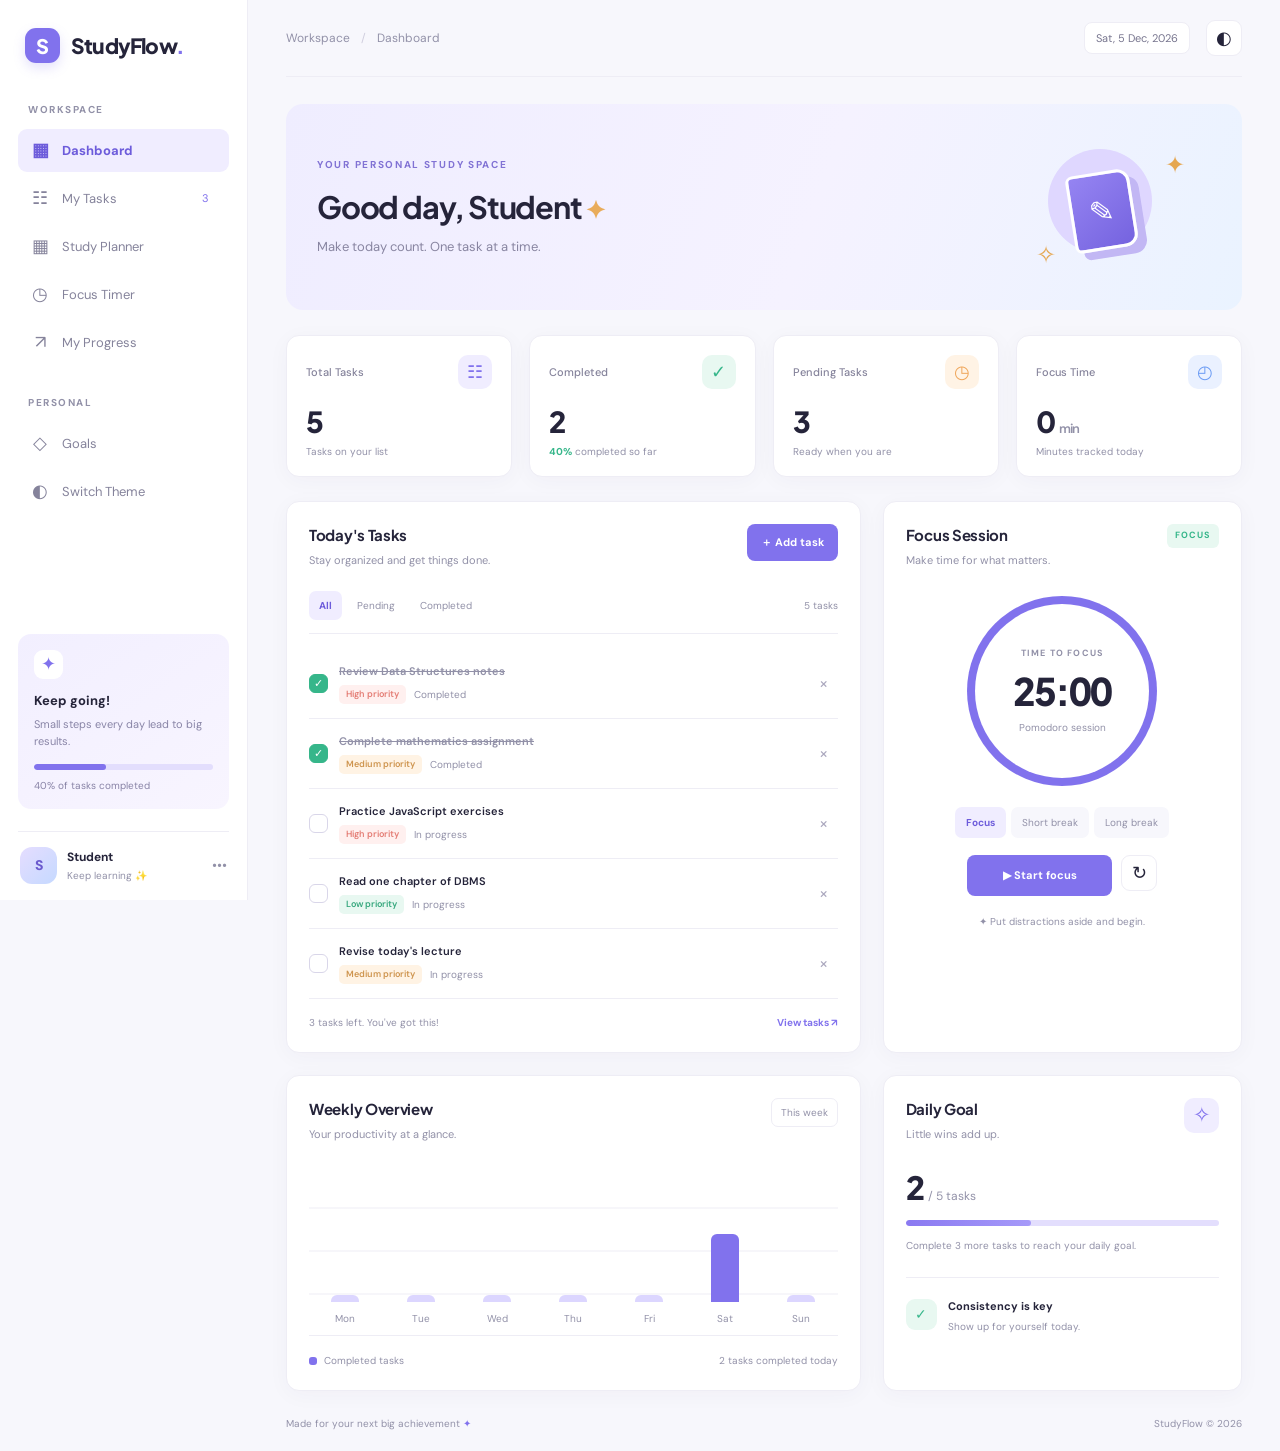
<file: index.html>
<!DOCTYPE html>
<html lang="en">
<head>
  <meta charset="UTF-8">
  <meta name="viewport" content="width=device-width, initial-scale=1.0">
  <meta name="theme-color" content="#f7f7fc">
  <title>StudyFlow | Student Productivity</title>
  <link rel="stylesheet" href="style.css">
  <script src="script.js" defer></script>
</head>
<body>
  <div class="app">

    <aside class="sidebar" id="sidebar">
      <a href="#dashboard" class="brand">
        <span class="brand-icon">S</span>
        <span>StudyFlow<span class="brand-dot">.</span></span>
      </a>

      <div class="nav-label">WORKSPACE</div>
      <nav class="navigation">
        <a href="#dashboard" class="nav-link active">
          <span>▦</span> Dashboard
        </a>
        <a href="#tasks" class="nav-link">
          <span>☷</span> My Tasks
          <span class="nav-count" id="navTaskCount">5</span>
        </a>
        <a href="/planner.html" class="nav-link">
          <span>▦</span> Study Planner
        </a>
        <a href="#focus" class="nav-link">
          <span>◷</span> Focus Timer
        </a>
        <a href="/progress.html" class="nav-link">
          <span>↗</span> My Progress
        </a>
      </nav>

      <div class="nav-label second-label">PERSONAL</div>
      <nav class="navigation">
        <a href="goal.html" class="nav-link">
          <span>◇</span> Goals
        </a>
        <button class="nav-link" id="themeToggle">
          <span>◐</span> Switch Theme
        </button>
      </nav>

      <div class="sidebar-bottom">
        <div class="mini-card">
          <div class="mini-icon">✦</div>
          <strong>Keep going!</strong>
          <p>Small steps every day lead to big results.</p>
          <div class="mini-progress">
            <span id="sidebarProgress"></span>
          </div>
          <small id="sidebarProgressText">0% of tasks completed</small>
        </div>

       
<a href="profile.html" class="profile-link">
  <div class="profile">
    <div class="avatar">S</div>
    <div class="profile-info">
      <strong>Student</strong>
      <small>Keep learning ✨</small>
    </div>
    <span class="profile-menu">•••</span>
  </div>
</a>

      </div>
    </aside>

    <main class="main-content" id="dashboard">
      <header class="topbar">
        <button class="mobile-menu" id="menuToggle" aria-label="Toggle navigation">☰</button>
        <div class="breadcrumb">Workspace <span>/</span> Dashboard</div>
        <div class="topbar-right">
          <span class="today-pill" id="todayDate">Today</span>
          <button class="icon-button" id="topThemeToggle" aria-label="Switch theme">◐</button>
      </header>

      <section class="welcome-section">
        <div>
          <p class="eyebrow">YOUR PERSONAL STUDY SPACE</p>
          <h1>Good day, Student <span class="wave">✦</span></h1>
          <p class="welcome-text">Make today count. One task at a time.</p>
        </div>
        <div class="welcome-art" aria-hidden="true">
          <div class="art-sun"></div>
          <div class="art-book">✎</div>
          <div class="art-star star-one">✦</div>
          <div class="art-star star-two">✧</div>
        </div>
      </section>

      <section class="stats-grid" aria-label="Study statistics">
        <article class="stat-card">
          <div class="stat-top">
            <span class="stat-label">Total Tasks</span>
            <span class="stat-icon purple">☷</span>
          </div>
          <div class="stat-value" id="totalTasks">5</div>
          <p class="stat-note">Tasks on your list</p>
        </article>

        <article class="stat-card">
          <div class="stat-top">
            <span class="stat-label">Completed</span>
            <span class="stat-icon green">✓</span>
          </div>
          <div class="stat-value" id="completedTasks">2</div>
          <p class="stat-note"><span class="positive" id="completionRate">40%</span> completed so far</p>
        </article>

        <article class="stat-card">
          <div class="stat-top">
            <span class="stat-label">Pending Tasks</span>
            <span class="stat-icon orange">◷</span>
          </div>
          <div class="stat-value" id="pendingTasks">3</div>
          <p class="stat-note">Ready when you are</p>
        </article>

        <article class="stat-card">
          <div class="stat-top">
            <span class="stat-label">Focus Time</span>
            <span class="stat-icon blue">◴</span>
          </div>
          <div class="stat-value" id="focusHours">0 <small>min</small></div>
          <p class="stat-note">Minutes tracked today</p>
        </article>
      </section>

      <section class="content-grid">
        <article class="panel tasks-panel" id="tasks">
          <div class="panel-heading">
            <div>
              <h2>Today's Tasks</h2>
              <p>Stay organized and get things done.</p>
            </div>
            <button class="primary-button" id="addTaskButton">＋ Add task</button>
          </div>

          <div class="task-toolbar">
            <div class="task-filters" id="taskFilters">
              <button class="filter active" data-filter="all">All</button>
              <button class="filter" data-filter="pending">Pending</button>
              <button class="filter" data-filter="completed">Completed</button>
            </div>
            <span class="task-total" id="taskListCount">5 tasks</span>
          </div>

          <form class="add-task-form" id="taskForm" hidden>
            <input id="taskInput" type="text" maxlength="100"
              placeholder="What do you need to study?" required>
            <select id="taskPriority" aria-label="Task priority">
              <option value="Medium">Medium</option>
              <option value="High">High</option>
              <option value="Low">Low</option>
            </select>
            <button type="submit" class="primary-button">Add</button>
          </form>

          <div class="task-list" id="taskList"></div>
          <div class="empty-state" id="emptyState" hidden>
            <span>✦</span>
            <strong>No tasks here yet</strong>
            <p>Add a task or choose another filter.</p>
          </div>
          <div class="panel-footer">
            <span id="taskFooter">Keep making progress!</span>
            <a href="#tasks" id="viewAllTasks">View tasks ↗</a>
          </div>
        </article>

        <article class="panel focus-panel" id="focus">
          <div class="panel-heading">
            <div>
              <h2>Focus Session</h2>
              <p>Make time for what matters.</p>
            </div>
            <span class="focus-badge">FOCUS</span>
          </div>

          <div class="timer-area">
            <div class="timer-ring" id="timerRing">
              <div class="timer-inner">
                <span class="timer-caption" id="timerCaption">TIME TO FOCUS</span>
                <div class="timer-value" id="timerDisplay">25:00</div>
                <span class="timer-subtitle" id="timerSubtitle">Pomodoro session</span>
              </div>
            </div>
          </div>

          <div class="timer-modes">
            <button class="mode-button active" data-minutes="25">Focus</button>
            <button class="mode-button" data-minutes="5">Short break</button>
            <button class="mode-button" data-minutes="15">Long break</button>
          </div>

          <div class="timer-controls">
            <button class="primary-button timer-start" id="timerStart">▶ Start focus</button>
            <button class="reset-button" id="timerReset" aria-label="Reset timer">↻</button>
          </div>
          <p class="timer-tip">✦ Put distractions aside and begin.</p>
        </article>
      </section>

      <section class="bottom-grid">
        <article class="panel progress-panel" id="progress">
          <div class="panel-heading">
            <div>
              <h2>Weekly Overview</h2>
              <p>Your productivity at a glance.</p>
            </div>
            <span class="chart-label">This week</span>
          </div>
          <div class="chart" id="weeklyChart" aria-label="Weekly task completion chart"></div>
          <div class="chart-legend">
            <span><i></i> Completed tasks</span>
            <span id="weeklySummary">Keep building your streak!</span>
          </div>
        </article>

        <article class="panel goals-panel" id="goals">
          <div class="panel-heading">
            <div>
              <h2>Daily Goal</h2>
              <p>Little wins add up.</p>
            </div>
            <span class="goal-icon">✧</span>
          </div>

          <div class="goal-number">
            <strong id="goalCompleted">0</strong>
            <span>/ <span id="goalTarget">5</span> tasks</span>
          </div>
          <div class="goal-track">
            <div class="goal-fill" id="goalFill"></div>
          </div>
          <p class="goal-message" id="goalMessage">Complete 5 tasks to reach your daily goal.</p>

          <div class="goal-divider"></div>
          <div class="goal-bottom">
            <span class="goal-check">✓</span>
            <div>
              <strong>Consistency is key</strong>
              <p>Show up for yourself today.</p>
            </div>
          </div>
        </article>
      </section>

      <footer class="page-footer">
        <span>Made for your next big achievement <span>✦</span></span>
        <span>StudyFlow © <span id="footerYear"></span></span>
      </footer>
    </main>
  </div>
</body>
</html>
</file>
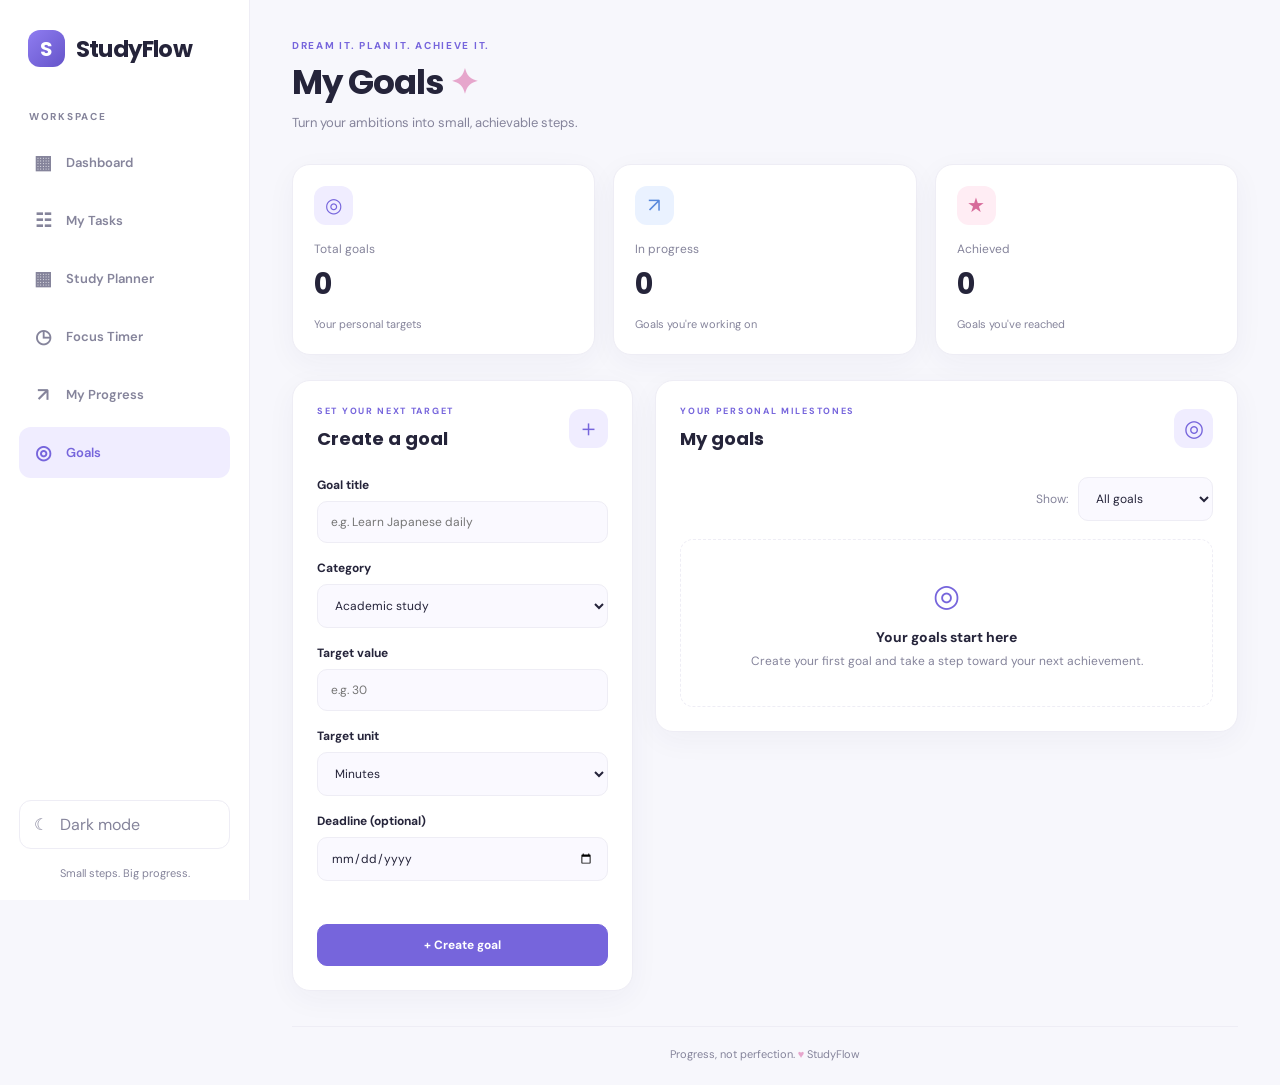
<file: goal.html>
<!DOCTYPE html>
<html lang="en">
<head>
    <meta charset="UTF-8">
    <meta name="viewport" content="width=device-width, initial-scale=1.0">
    <title>My Goals | StudyFlow</title>
    <link rel="stylesheet" href="goal.css">
    <script src="goal.js" defer></script>
</head>
<body>
    <div class="app-container">
        <aside class="sidebar">
            <a href="index.html" class="brand">
                <span class="brand-icon">S</span>
                <span>StudyFlow</span>
            </a>

            <p class="nav-heading">WORKSPACE</p>

            <nav class="sidebar-nav">
                <a href="index.html" class="nav-link">
                    <span>▦</span> Dashboard
                </a>
                <a href="index.html#tasks" class="nav-link">
                    <span>☷</span> My Tasks
                </a>
                <a href="planner.html" class="nav-link">
                    <span>▦</span> Study Planner
                </a>
                <a href="index.html#timer" class="nav-link">
                    <span>◷</span> Focus Timer
                </a>
                <a href="progress.html" class="nav-link">
                    <span>↗</span> My Progress
                </a>
                <a href="goals.html" class="nav-link active">
                    <span>◎</span> Goals
                </a>
            </nav>

            <div class="sidebar-bottom">
                <button id="themeToggle" class="theme-button" type="button">
                    <span id="themeIcon">☾</span>
                    <span id="themeText">Dark mode</span>
                </button>
                <p class="sidebar-caption">Small steps. Big progress.</p>
            </div>
        </aside>

        <div id="sidebarOverlay" class="sidebar-overlay"></div>

        <main class="main-content">
            <header class="topbar">
                <button class="menu-button" id="menuToggle"
                    type="button" aria-label="Toggle navigation">☰</button>
                <div>
                    <p class="eyebrow">DREAM IT. PLAN IT. ACHIEVE IT.</p>
                    <h1>My Goals <span>✦</span></h1>
                    <p class="page-subtitle">
                        Turn your ambitions into small, achievable steps.
                    </p>
                </div>
            </header>

            <section class="summary-grid">
                <article class="summary-card">
                    <div class="summary-icon purple">◎</div>
                    <p>Total goals</p>
                    <h2 id="totalGoals">0</h2>
                    <span>Your personal targets</span>
                </article>

                <article class="summary-card">
                    <div class="summary-icon blue">↗</div>
                    <p>In progress</p>
                    <h2 id="activeGoals">0</h2>
                    <span>Goals you're working on</span>
                </article>

                <article class="summary-card">
                    <div class="summary-icon pink">★</div>
                    <p>Achieved</p>
                    <h2 id="completedGoals">0</h2>
                    <span>Goals you've reached</span>
                </article>
            </section>

            <section class="goals-layout">
                <article class="panel">
                    <div class="panel-heading">
                        <div>
                            <p class="eyebrow">SET YOUR NEXT TARGET</p>
                            <h2>Create a goal</h2>
                        </div>
                        <span class="heading-icon">＋</span>
                    </div>

                    <form id="goalForm">
                        <div class="field">
                            <label for="goalTitle">Goal title</label>
                            <input id="goalTitle" type="text"
                                placeholder="e.g. Learn Japanese daily"
                                maxlength="100" required>
                        </div>

                        <div class="field">
                            <label for="goalCategory">Category</label>
                            <select id="goalCategory">
                                <option value="Study">Academic study</option>
                                <option value="Language">Language learning</option>
                                <option value="Assignment">Assignments</option>
                                <option value="Focus">Focus & productivity</option>
                                <option value="Personal">Personal development</option>
                            </select>
                        </div>

                        <div class="field">
                            <label for="goalTarget">Target value</label>
                            <input id="goalTarget" type="number"
                                min="1" max="1000000" step="1"
                                placeholder="e.g. 30" required>
                        </div>

                        <div class="field">
                            <label for="goalUnit">Target unit</label>
                            <select id="goalUnit">
                                <option value="minutes">Minutes</option>
                                <option value="hours">Hours</option>
                                <option value="sessions">Sessions</option>
                                <option value="tasks">Tasks</option>
                                <option value="days">Days</option>
                                <option value="chapters">Chapters</option>
                            </select>
                        </div>

                        <div class="field">
                            <label for="goalDeadline">Deadline (optional)</label>
                            <input id="goalDeadline" type="date">
                        </div>

                        <p id="goalMessage" class="form-message"
                            role="status" aria-live="polite"></p>

                        <button class="primary-button" type="submit">
                            + Create goal
                        </button>
                    </form>
                </article>

                <article class="panel">
                    <div class="panel-heading">
                        <div>
                            <p class="eyebrow">YOUR PERSONAL MILESTONES</p>
                            <h2>My goals</h2>
                        </div>
                        <span class="calendar-decoration">◎</span>
                    </div>

                    <div class="filter-row">
                        <label for="goalFilter">Show:</label>
                        <select id="goalFilter">
                            <option value="all">All goals</option>
                            <option value="active">In progress</option>
                            <option value="completed">Achieved</option>
                        </select>
                    </div>

                    <div id="goalsList" class="goals-list"
                        aria-live="polite"></div>
                </article>
            </section>

            <footer class="page-footer">
                <p>Progress, not perfection. <span>♥</span> StudyFlow</p>
            </footer>
        </main>
    </div>
</body>
</html>
</file>
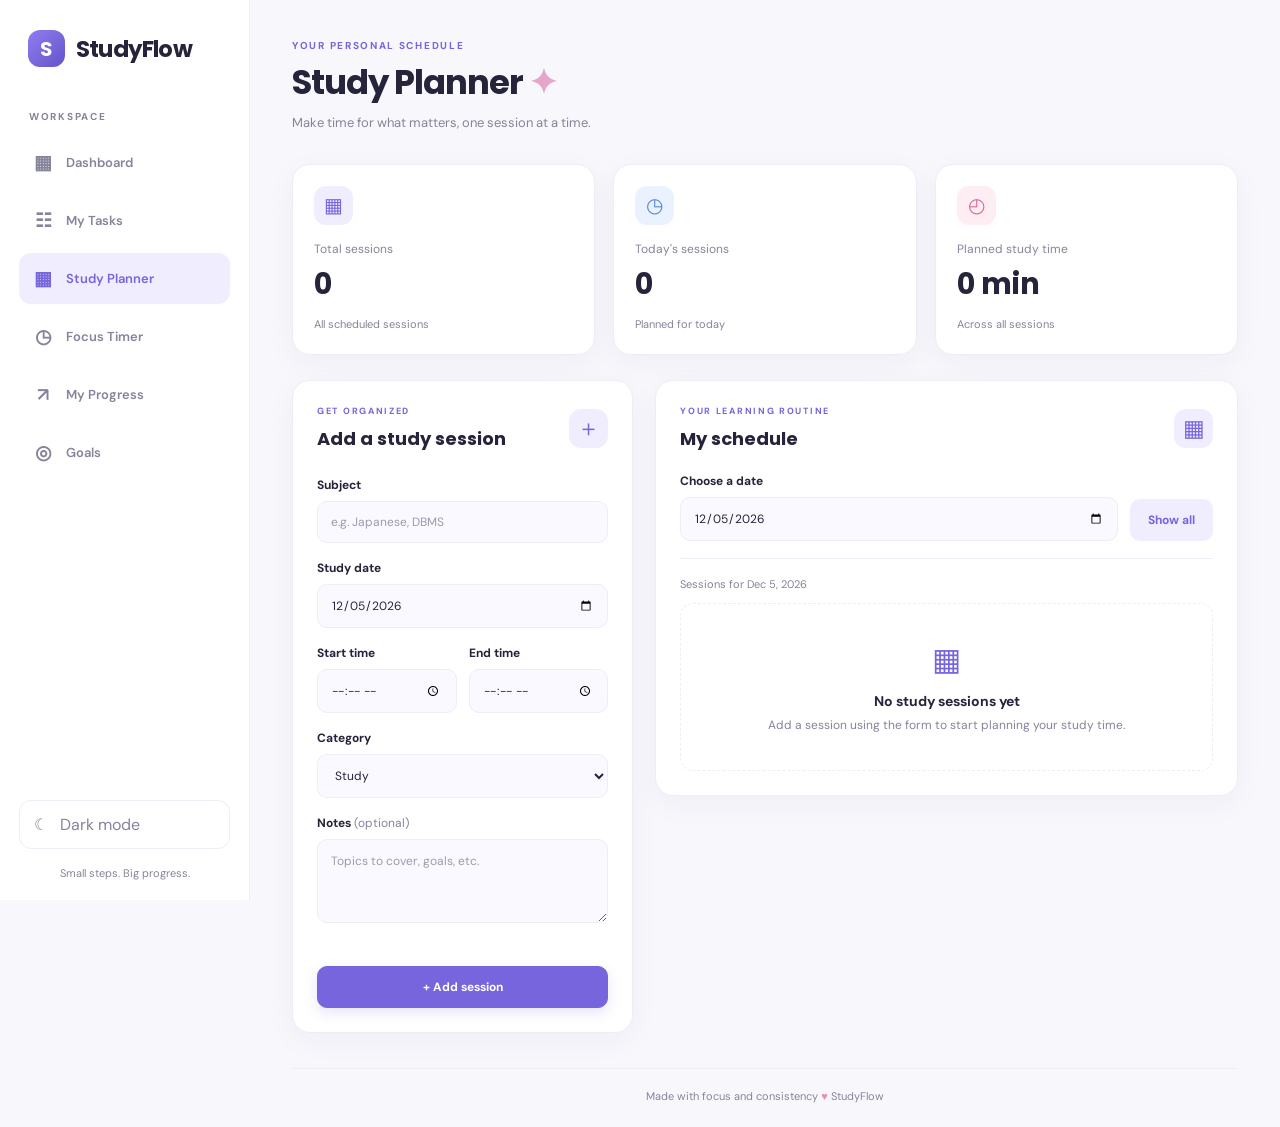
<file: planner.html>
<!DOCTYPE html>
<html lang="en">
<head>
    <meta charset="UTF-8">
    <meta name="viewport" content="width=device-width, initial-scale=1.0">
    <title>Study Planner | StudyFlow</title>
    <link rel="stylesheet" href="planner.css">
    <script src="planner.js" defer></script>
</head>
<body>
    <div class="app-container">
        <aside class="sidebar" id="sidebar">
            <a href="index.html" class="brand">
                <span class="brand-icon">S</span>
                <span>StudyFlow</span>
            </a>

            <p class="nav-heading">WORKSPACE</p>

            <nav class="sidebar-nav">
                <a href="index.html" class="nav-link">
                    <span>▦</span> Dashboard
                </a>
                <a href="index.html#tasks" class="nav-link">
                    <span>☷</span> My Tasks
                </a>
                <a href="planner.html" class="nav-link active">
                    <span>▦</span> Study Planner
                </a>
                <a href="index.html#timer" class="nav-link">
                    <span>◷</span> Focus Timer
                </a>
                <a href="index.html#progress" class="nav-link">
                    <span>↗</span> My Progress
                </a>
                <a href="index.html#goals" class="nav-link">
                    <span>◎</span> Goals
                </a>
            </nav>

            <div class="sidebar-bottom">
                <button id="themeToggle" class="theme-button" type="button">
                    <span id="themeIcon">☾</span>
                    <span id="themeText">Dark mode</span>
                </button>
                <p class="sidebar-caption">Small steps. Big progress.</p>
            </div>
        </aside>

        <main class="main-content">
            <header class="topbar">
                <button class="menu-button" id="menuToggle"
                    type="button" aria-label="Toggle navigation">☰</button>

                <div>
                    <p class="eyebrow">YOUR PERSONAL SCHEDULE</p>
                    <h1>Study Planner <span>✦</span></h1>
                    <p class="page-subtitle">
                        Make time for what matters, one session at a time.
                    </p>
                </div>
            </header>

            <section class="summary-grid">
                <article class="summary-card">
                    <div class="summary-icon purple">▦</div>
                    <p>Total sessions</p>
                    <h2 id="totalSessions">0</h2>
                    <span>All scheduled sessions</span>
                </article>

                <article class="summary-card">
                    <div class="summary-icon blue">◷</div>
                    <p>Today's sessions</p>
                    <h2 id="todaySessions">0</h2>
                    <span>Planned for today</span>
                </article>

                <article class="summary-card">
                    <div class="summary-icon pink">◴</div>
                    <p>Planned study time</p>
                    <h2 id="totalHours">0h</h2>
                    <span>Across all sessions</span>
                </article>
            </section>

            <section class="planner-layout">
                <article class="panel add-panel">
                    <div class="panel-heading">
                        <div>
                            <p class="eyebrow">GET ORGANIZED</p>
                            <h2>Add a study session</h2>
                        </div>
                        <span class="heading-icon">＋</span>
                    </div>

                    <form id="studyForm">
                        <div class="field">
                            <label for="subject">Subject</label>
                            <input id="subject" type="text"
                                placeholder="e.g. Japanese, DBMS" required
                                maxlength="80">
                        </div>

                        <div class="field">
                            <label for="studyDate">Study date</label>
                            <input id="studyDate" type="date" required>
                        </div>

                        <div class="field-row">
                            <div class="field">
                                <label for="startTime">Start time</label>
                                <input id="startTime" type="time" required>
                            </div>
                            <div class="field">
                                <label for="endTime">End time</label>
                                <input id="endTime" type="time" required>
                            </div>
                        </div>

                        <div class="field">
                            <label for="category">Category</label>
                            <select id="category">
                                <option value="Study">Study</option>
                                <option value="Revision">Revision</option>
                                <option value="Assignment">Assignment</option>
                                <option value="Exam Prep">Exam preparation</option>
                                <option value="Language">Language learning</option>
                            </select>
                        </div>

                        <div class="field">
                            <label for="studyNotes">Notes <span>(optional)</span></label>
                            <textarea id="studyNotes" rows="3"
                                placeholder="Topics to cover, goals, etc."
                                maxlength="500"></textarea>
                        </div>

                        <p id="formMessage" class="form-message"
                            role="status" aria-live="polite"></p>

                        <button type="submit" class="primary-button">
                            + Add session
                        </button>
                    </form>
                </article>

                <article class="panel schedule-panel">
                    <div class="panel-heading schedule-heading">
                        <div>
                            <p class="eyebrow">YOUR LEARNING ROUTINE</p>
                            <h2>My schedule</h2>
                        </div>
                        <span class="calendar-decoration">▦</span>
                    </div>

                    <div class="schedule-toolbar">
                        <div class="field filter-field">
                            <label for="filterDate">Choose a date</label>
                            <input id="filterDate" type="date">
                        </div>
                        <button id="showAllBtn" type="button"
                            class="secondary-button">Show all</button>
                    </div>

                    <div class="schedule-caption" id="scheduleCaption">
                        Your upcoming study sessions
                    </div>

                    <div id="studySessions" class="session-list"
                        aria-live="polite"></div>
                </article>
            </section>

            <footer class="page-footer">
                <p>Made with focus and consistency <span>♥</span> StudyFlow</p>
            </footer>
        </main>
    </div>

    <div id="sidebarOverlay" class="sidebar-overlay"></div>
</body>
</html>
</file>
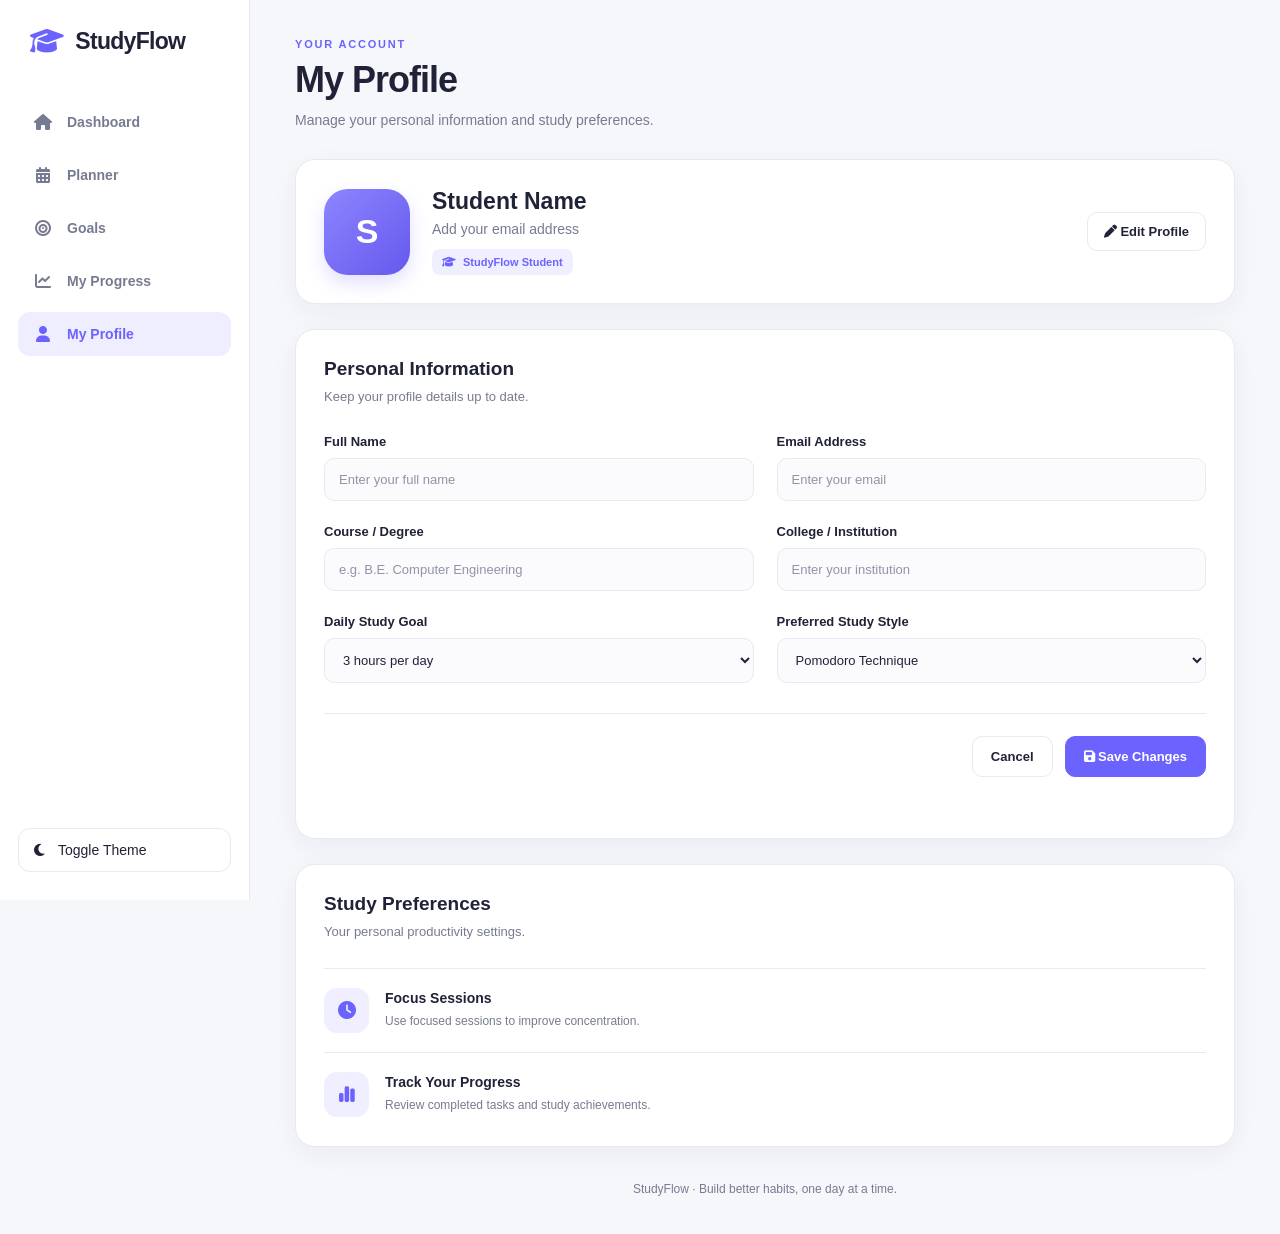
<file: profile.html>
<!DOCTYPE html>
<html lang="en">
<head>
    <meta charset="UTF-8">
    <meta name="viewport" content="width=device-width, initial-scale=1.0">
    <title>My Profile | StudyFlow</title>
    <link rel="stylesheet" href="profile.css">
    <link rel="stylesheet" href="https://cdnjs.cloudflare.com/ajax/libs/font-awesome/6.5.0/css/all.min.css">
</head>
<body>

    <div class="app-container">

        <!-- Sidebar -->
        <aside class="sidebar">
            <div class="logo">
                <i class="fa-solid fa-graduation-cap"></i>
                <span>StudyFlow</span>
            </div>

            <nav class="sidebar-nav">
                <a href="index.html">
                    <i class="fa-solid fa-house"></i> Dashboard
                </a>
                <a href="planner.html">
                    <i class="fa-solid fa-calendar-days"></i> Planner
                </a>
                <a href="goals.html">
                    <i class="fa-solid fa-bullseye"></i> Goals
                </a>
                <a href="progress.html">
                    <i class="fa-solid fa-chart-line"></i> My Progress
                </a>
                <a href="profile.html" class="active">
                    <i class="fa-solid fa-user"></i> My Profile
                </a>
            </nav>

            <div class="sidebar-bottom">
                <button id="themeToggle" class="theme-toggle">
                    <i class="fa-solid fa-moon"></i>
                    <span>Toggle Theme</span>
                </button>
            </div>
        </aside>

        <!-- Main Content -->
        <main class="main-content">

            <header class="page-header">
                <div>
                    <p class="eyebrow">YOUR ACCOUNT</p>
                    <h1>My Profile</h1>
                    <p class="subtitle">Manage your personal information and study preferences.</p>
                </div>
            </header>

            <!-- Profile Overview -->
            <section class="profile-overview">
                <div class="avatar" id="profileAvatar">S</div>

                <div class="profile-summary">
                    <h2 id="displayName">Student Name</h2>
                    <p id="displayEmail">student@example.com</p>
                    <span class="profile-badge">
                        <i class="fa-solid fa-graduation-cap"></i>
                        StudyFlow Student
                    </span>
                </div>

                <button type="button" class="edit-profile-btn" id="editProfileBtn">
                    <i class="fa-solid fa-pen"></i> Edit Profile
                </button>
            </section>

            <!-- Profile Form -->
            <section class="profile-card">
                <div class="section-heading">
                    <div>
                        <h2>Personal Information</h2>
                        <p>Keep your profile details up to date.</p>
                    </div>
                </div>

                <form id="profileForm">

                    <div class="form-grid">
                        <div class="form-group">
                            <label for="fullName">Full Name</label>
                            <input type="text" id="fullName"
                                   placeholder="Enter your full name" required>
                        </div>

                        <div class="form-group">
                            <label for="email">Email Address</label>
                            <input type="email" id="email"
                                   placeholder="Enter your email">
                        </div>

                        <div class="form-group">
                            <label for="course">Course / Degree</label>
                            <input type="text" id="course"
                                   placeholder="e.g. B.E. Computer Engineering">
                        </div>

                        <div class="form-group">
                            <label for="institution">College / Institution</label>
                            <input type="text" id="institution"
                                   placeholder="Enter your institution">
                        </div>

                        <div class="form-group">
                            <label for="studyGoal">Daily Study Goal</label>
                            <select id="studyGoal">
                                <option value="1">1 hour per day</option>
                                <option value="2">2 hours per day</option>
                                <option value="3" selected>3 hours per day</option>
                                <option value="4">4 hours per day</option>
                                <option value="5">5 hours per day</option>
                                <option value="6">6+ hours per day</option>
                            </select>
                        </div>

                        <div class="form-group">
                            <label for="studyStyle">Preferred Study Style</label>
                            <select id="studyStyle">
                                <option value="Pomodoro">Pomodoro Technique</option>
                                <option value="Deep Work">Deep Work</option>
                                <option value="Short Sessions">Short Study Sessions</option>
                                <option value="Flexible">Flexible Study</option>
                            </select>
                        </div>
                    </div>

                    <div class="form-actions">
                        <button type="reset" class="cancel-btn" id="cancelBtn">
                            Cancel
                        </button>
                        <button type="submit" class="save-btn">
                            <i class="fa-solid fa-floppy-disk"></i> Save Changes
                        </button>
                    </div>

                    <p id="saveMessage" class="save-message" role="status"></p>
                </form>
            </section>

            <!-- Study Preferences -->
            <section class="profile-card preferences-card">
                <div class="section-heading">
                    <div>
                        <h2>Study Preferences</h2>
                        <p>Your personal productivity settings.</p>
                    </div>
                </div>

                <div class="preference-item">
                    <div class="preference-icon">
                        <i class="fa-solid fa-clock"></i>
                    </div>
                    <div>
                        <h3>Focus Sessions</h3>
                        <p>Use focused sessions to improve concentration.</p>
                    </div>
                </div>

                <div class="preference-item">
                    <div class="preference-icon">
                        <i class="fa-solid fa-chart-simple"></i>
                    </div>
                    <div>
                        <h3>Track Your Progress</h3>
                        <p>Review completed tasks and study achievements.</p>
                    </div>
                </div>
            </section>

            <footer class="page-footer">
                StudyFlow · Build better habits, one day at a time.
            </footer>

        </main>
    </div>

    <script src="profile.js"></script>
</body>
</html>
</file>
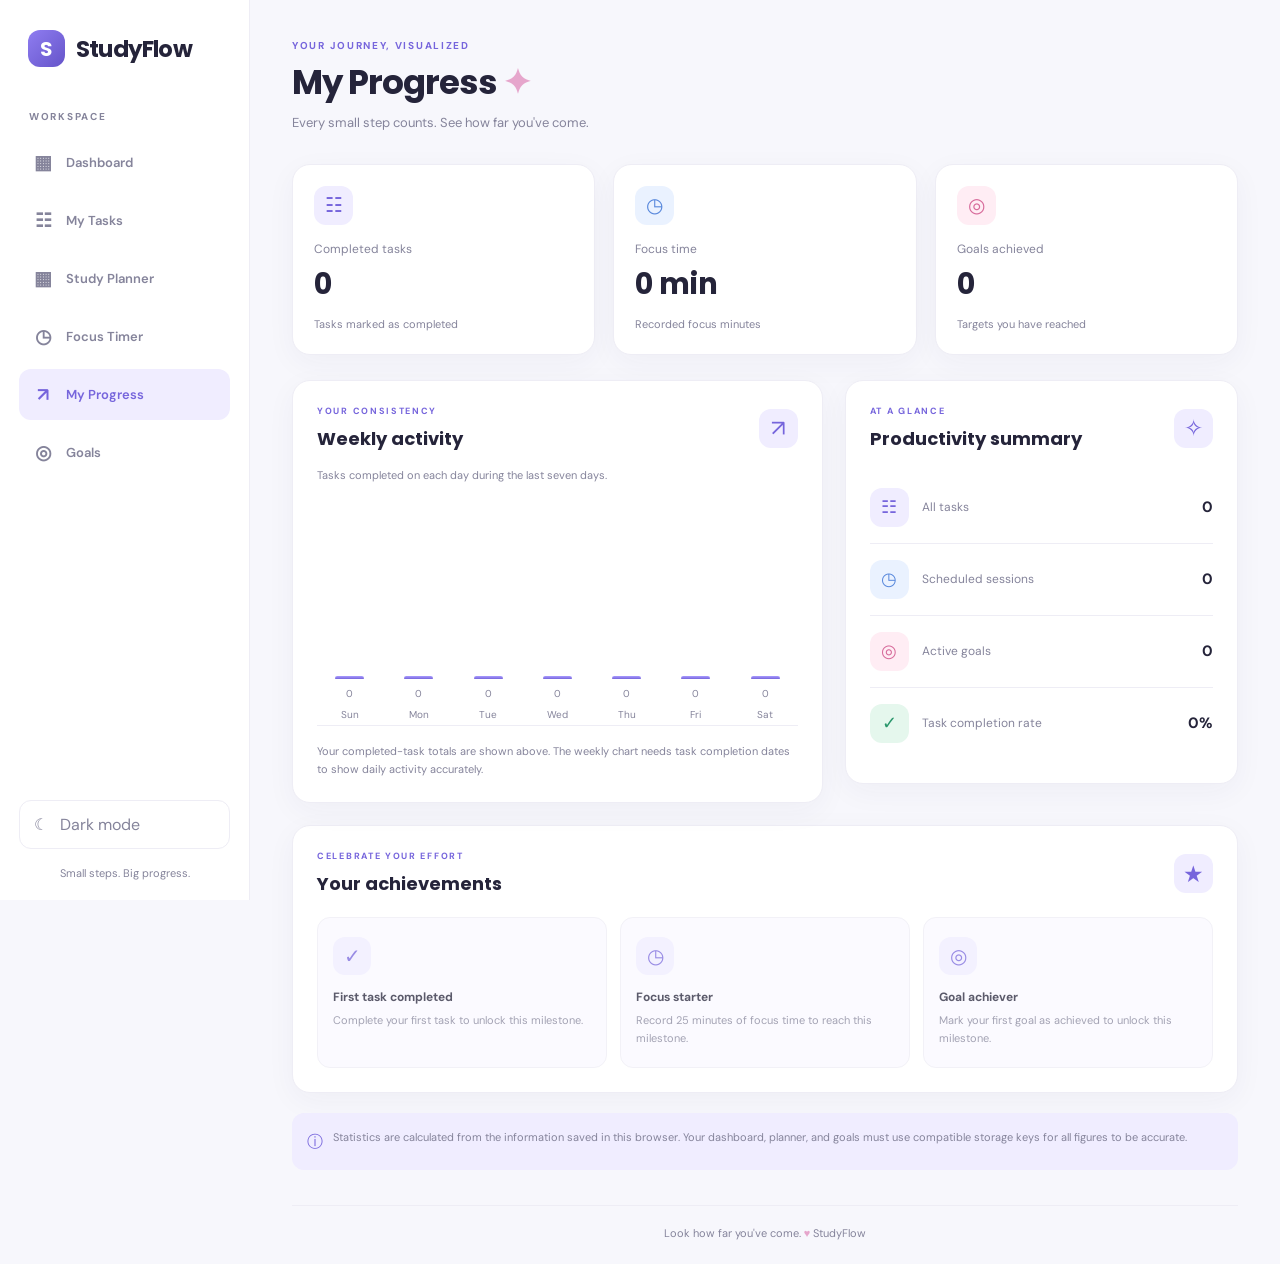
<file: progress.html>
<!DOCTYPE html>
<html lang="en">
<head>
    <meta charset="UTF-8">
    <meta name="viewport" content="width=device-width, initial-scale=1.0">
    <title>My Progress | StudyFlow</title>
    <link rel="stylesheet" href="progress.css">
    <script src="progress.js" defer></script>
</head>
<body>
    <div class="app-container">
        <aside class="sidebar">
            <a href="index.html" class="brand">
                <span class="brand-icon">S</span>
                <span>StudyFlow</span>
            </a>

            <p class="nav-heading">WORKSPACE</p>

            <nav class="sidebar-nav">
                <a href="index.html" class="nav-link">
                    <span>▦</span> Dashboard
                </a>
                <a href="index.html#tasks" class="nav-link">
                    <span>☷</span> My Tasks
                </a>
                <a href="planner.html" class="nav-link">
                    <span>▦</span> Study Planner
                </a>
                <a href="index.html#timer" class="nav-link">
                    <span>◷</span> Focus Timer
                </a>
                <a href="progress.html" class="nav-link active">
                    <span>↗</span> My Progress
                </a>
                <a href="goal.html" class="nav-link">
                    <span>◎</span> Goals
                </a>
            </nav>

            <div class="sidebar-bottom">
                <button id="themeToggle" class="theme-button" type="button">
                    <span id="themeIcon">☾</span>
                    <span id="themeText">Dark mode</span>
                </button>
                <p class="sidebar-caption">Small steps. Big progress.</p>
            </div>
        </aside>

        <div id="sidebarOverlay" class="sidebar-overlay"></div>

        <main class="main-content">
            <header class="topbar">
                <button class="menu-button" id="menuToggle"
                    type="button" aria-label="Toggle navigation">☰</button>
                <div>
                    <p class="eyebrow">YOUR JOURNEY, VISUALIZED</p>
                    <h1>My Progress <span>✦</span></h1>
                    <p class="page-subtitle">
                        Every small step counts. See how far you've come.
                    </p>
                </div>
            </header>

            <section class="summary-grid">
                <article class="summary-card">
                    <div class="summary-icon purple">☷</div>
                    <p>Completed tasks</p>
                    <h2 id="completedTasks">0</h2>
                    <span>Tasks marked as completed</span>
                </article>

                <article class="summary-card">
                    <div class="summary-icon blue">◷</div>
                    <p>Focus time</p>
                    <h2 id="focusTime">0 min</h2>
                    <span>Recorded focus minutes</span>
                </article>

                <article class="summary-card">
                    <div class="summary-icon pink">◎</div>
                    <p>Goals achieved</p>
                    <h2 id="goalsAchieved">0</h2>
                    <span>Targets you have reached</span>
                </article>
            </section>

            <section class="progress-layout">
                <article class="panel">
                    <div class="panel-heading">
                        <div>
                            <p class="eyebrow">YOUR CONSISTENCY</p>
                            <h2>Weekly activity</h2>
                        </div>
                        <span class="heading-icon">↗</span>
                    </div>

                    <p class="section-description">
                        Tasks completed on each day during the last seven days.
                    </p>

                    <div class="chart" id="weeklyChart"
                        role="img" aria-label="Weekly completed tasks chart"></div>

                    <p class="chart-note" id="chartNote">
                        Your recorded activity will appear here.
                    </p>
                </article>

                <article class="panel">
                    <div class="panel-heading">
                        <div>
                            <p class="eyebrow">AT A GLANCE</p>
                            <h2>Productivity summary</h2>
                        </div>
                        <span class="heading-icon">✧</span>
                    </div>

                    <div class="summary-row">
                        <div class="summary-row-icon purple">☷</div>
                        <div class="summary-row-content">
                            <span>All tasks</span>
                            <strong id="allTasks">0</strong>
                        </div>
                    </div>

                    <div class="summary-row">
                        <div class="summary-row-icon blue">◷</div>
                        <div class="summary-row-content">
                            <span>Scheduled sessions</span>
                            <strong id="scheduledSessions">0</strong>
                        </div>
                    </div>

                    <div class="summary-row">
                        <div class="summary-row-icon pink">◎</div>
                        <div class="summary-row-content">
                            <span>Active goals</span>
                            <strong id="activeGoals">0</strong>
                        </div>
                    </div>

                    <div class="summary-row">
                        <div class="summary-row-icon green">✓</div>
                        <div class="summary-row-content">
                            <span>Task completion rate</span>
                            <strong id="completionRate">0%</strong>
                        </div>
                    </div>
                </article>
            </section>

            <section class="panel achievements-panel">
                <div class="panel-heading">
                    <div>
                        <p class="eyebrow">CELEBRATE YOUR EFFORT</p>
                        <h2>Your achievements</h2>
                    </div>
                    <span class="heading-icon">★</span>
                </div>

                <div class="achievement-grid" id="achievements"></div>
            </section>

            <div class="data-note">
                <span>ⓘ</span>
                <p>
                    Statistics are calculated from the information saved in
                    this browser. Your dashboard, planner, and goals must use
                    compatible storage keys for all figures to be accurate.
                </p>
            </div>

            <footer class="page-footer">
                <p>Look how far you've come. <span>♥</span> StudyFlow</p>
            </footer>
        </main>
    </div>
</body>
</html>
</file>
<file: style.css>
@import url('https://fonts.googleapis.com/css2?family=DM+Sans:wght@400;500;600;700&family=Plus+Jakarta+Sans:wght@400;500;600;700;800&display=swap');

:root {
  --bg: #f7f7fc;
  --surface: #ffffff;
  --surface-soft: #f8f7ff;
  --text: #25243a;
  --muted: #9291a8;
  --border: #eeedf5;
  --primary: #8172ed;
  --primary-dark: #6d5cdb;
  --primary-soft: #f0edff;
  --green: #36b68a;
  --green-soft: #e8f8f1;
  --orange: #efa65b;
  --orange-soft: #fff3e5;
  --blue: #6c9cf4;
  --blue-soft: #eaf1ff;
  --shadow: 0 4px 22px rgba(45, 37, 93, .035);
}

* {
  box-sizing: border-box;
  margin: 0;
  padding: 0;
}

html {
  scroll-behavior: smooth;
  scroll-padding-top: 24px;
}

body {
  background: var(--bg);
  color: var(--text);
  font-family: 'DM Sans', sans-serif;
  font-size: 14px;
  line-height: 1.5;
  transition: background .25s, color .25s;
}

button, input, select {
  font: inherit;
}

button, a {
  -webkit-tap-highlight-color: transparent;
}

button {
  cursor: pointer;
}

a {
  color: inherit;
  text-decoration: none;
}

button:focus-visible, a:focus-visible,
input:focus-visible, select:focus-visible {
  outline: 3px solid rgba(129, 114, 237, .35);
  outline-offset: 3px;
}

.app {
  min-height: 100vh;
}

.sidebar {
  width: 248px;
  position: fixed;
  inset: 0 auto 0 0;
  z-index: 20;
  background: var(--surface);
  border-right: 1px solid var(--border);
  padding: 28px 18px 16px;
  display: flex;
  flex-direction: column;
  overflow-y: auto;
}

.brand {
  display: flex;
  align-items: center;
  gap: 11px;
  padding: 0 7px;
  margin-bottom: 39px;
  font: 800 21px 'Plus Jakarta Sans', sans-serif;
  letter-spacing: -.8px;
}

.brand-icon {
  width: 35px;
  height: 35px;
  display: grid;
  place-items: center;
  background: var(--primary);
  color: white;
  border-radius: 11px;
  font-size: 20px;
  box-shadow: 0 5px 12px #8172ed35;
}

.brand-dot {
  color: var(--primary);
}

.nav-label {
  padding: 0 10px;
  margin-bottom: 12px;
  color: var(--muted);
  font-size: 10px;
  font-weight: 700;
  letter-spacing: 1.5px;
}

.navigation {
  display: grid;
  gap: 5px;
}

.nav-link {
  width: 100%;
  min-height: 43px;
  padding: 0 12px;
  display: flex;
  align-items: center;
  gap: 12px;
  border: 0;
  border-radius: 9px;
  background: transparent;
  color: #85839b;
  font-size: 13px;
  text-align: left;
  transition: .2s;
}

.nav-link > span:first-child {
  width: 20px;
  text-align: center;
  font-size: 18px;
}

.nav-link:hover {
  background: var(--surface-soft);
  color: var(--primary);
}

.nav-link.active {
  background: var(--primary-soft);
  color: var(--primary-dark);
  font-weight: 700;
}

.nav-count {
  margin-left: auto;
  min-width: 23px;
  text-align: center;
  padding: 2px 6px;
  border-radius: 6px;
  background: var(--surface);
  color: var(--primary);
  font-size: 11px;
}

.second-label {
  margin-top: 31px;
}

.sidebar-bottom {
  margin-top: auto;
  padding-top: 32px;
}

.mini-card {
  background: linear-gradient(145deg, #f2efff, #f8f5ff);
  padding: 16px;
  border-radius: 13px;
  margin-bottom: 22px;
}

.mini-icon {
  width: 29px;
  height: 29px;
  display: grid;
  place-items: center;
  color: var(--primary);
  background: white;
  border-radius: 9px;
  margin-bottom: 11px;
  font-size: 18px;
}

.mini-card strong {
  font-size: 13px;
}

.mini-card p {
  margin: 5px 0 13px;
  color: #8985a7;
  font-size: 11px;
  line-height: 1.6;
}

.mini-progress, .goal-track {
  height: 6px;
  overflow: hidden;
  border-radius: 10px;
  background: #e3defd;
}

.mini-progress span, .goal-fill {
  display: block;
  height: 100%;
  width: 0;
  background: var(--primary);
  border-radius: inherit;
  transition: width .3s;
}

.mini-card small {
  display: block;
  margin-top: 8px;
  color: #8883a6;
  font-size: 10px;
}

.profile {
  display: flex;
  align-items: center;
  gap: 10px;
  padding: 15px 2px 0;
  border-top: 1px solid var(--border);
}

.avatar {
  width: 37px;
  height: 37px;
  flex-shrink: 0;
  display: grid;
  place-items: center;
  border-radius: 12px;
  background: linear-gradient(135deg, #e5ddff, #c5d9ff);
  color: #6a59ce;
  font-weight: 800;
}

.profile-info {
  display: grid;
  gap: 2px;
}

.profile-info strong {
  font-size: 12px;
}

.profile-info small {
  color: var(--muted);
  font-size: 10px;
}

.profile-menu {
  margin-left: auto;
  color: var(--muted);
}

.main-content {
  max-width: 1800px;
  margin-left: 248px;
  padding: 0 38px;
}

.topbar {
  min-height: 77px;
  display: flex;
  align-items: center;
  justify-content: space-between;
  border-bottom: 1px solid var(--border);
}

.breadcrumb {
  color: var(--muted);
  font-size: 12px;
}

.breadcrumb span {
  padding: 0 8px;
  color: #d0cede;
}

.topbar-right {
  display: flex;
  align-items: center;
  gap: 16px;
}

.today-pill {
  padding: 7px 11px;
  border: 1px solid var(--border);
  border-radius: 8px;
  color: #77758e;
  font-size: 11px;
  background: var(--surface);
}

.icon-button, .reset-button {
  display: grid;
  place-items: center;
  border: 1px solid var(--border);
  background: var(--surface);
  color: var(--text);
  border-radius: 9px;
  width: 36px;
  height: 36px;
  font-size: 18px;
}

.small-avatar {
  width: 33px;
  height: 33px;
  border-radius: 50%;
}

.mobile-menu {
  display: none;
  background: transparent;
  border: 0;
  font-size: 22px;
  color: var(--text);
}

.welcome-section {
  min-height: 190px;
  padding: 33px 31px;
  margin: 27px 0 25px;
  position: relative;
  overflow: hidden;
  display: flex;
  align-items: center;
  justify-content: space-between;
  border-radius: 17px;
  background: linear-gradient(110deg, #efedff 0%, #f5f2ff 55%, #eaf3ff 100%);
}

.eyebrow {
  color: #8172d4;
  font-size: 10px;
  font-weight: 700;
  letter-spacing: 1.7px;
}

h1, h2 {
  font-family: 'Plus Jakarta Sans', sans-serif;
}

.welcome-section h1 {
  margin: 12px 0 7px;
  font-size: clamp(24px, 2.4vw, 31px);
  letter-spacing: -1.2px;
}

.wave {
  color: #e9ac5b;
  font-size: 25px;
}

.welcome-text {
  color: #8885a1;
  font-size: 13px;
}

.welcome-art {
  width: 175px;
  height: 140px;
  margin-right: 18px;
  position: relative;
  flex-shrink: 0;
}

.art-sun {
  position: absolute;
  width: 104px;
  height: 104px;
  top: 12px;
  left: 30px;
  border-radius: 50%;
  background: #dfd7ff;
}

.art-book {
  position: absolute;
  top: 35px;
  left: 52px;
  width: 64px;
  height: 78px;
  display: grid;
  place-items: center;
  transform: rotate(-9deg);
  border-radius: 7px 13px 13px 7px;
  border: 3px solid #fff;
  background: linear-gradient(145deg, #9584f2, #7563df);
  color: white;
  font-size: 30px;
  box-shadow: 8px 8px 0 #c2b7f4;
}

.art-star {
  position: absolute;
  color: #e5a751;
  font-size: 24px;
}

.star-one {
  top: 10px;
  right: 8px;
}

.star-two {
  bottom: 4px;
  left: 18px;
}

.stats-grid {
  display: grid;
  grid-template-columns: repeat(4, minmax(0, 1fr));
  gap: 17px;
  margin-bottom: 24px;
}

.stat-card, .panel {
  min-width: 0;
  background: var(--surface);
  border: 1px solid var(--border);
  border-radius: 13px;
  box-shadow: var(--shadow);
}

.stat-card {
  padding: 19px 19px 17px;
}

.stat-top {
  display: flex;
  align-items: center;
  justify-content: space-between;
  gap: 8px;
}

.stat-label {
  color: #85839b;
  font-size: 11px;
  font-weight: 500;
}

.stat-icon {
  width: 34px;
  height: 34px;
  display: grid;
  place-items: center;
  border-radius: 10px;
  font-size: 18px;
}

.purple { background: var(--primary-soft); color: var(--primary); }
.green { background: var(--green-soft); color: var(--green); }
.orange { background: var(--orange-soft); color: var(--orange); }
.blue { background: var(--blue-soft); color: var(--blue); }

.stat-value {
  margin: 14px 0 5px;
  font: 800 29px 'Plus Jakarta Sans', sans-serif;
  letter-spacing: -1px;
}

.stat-value small {
  font: 600 13px 'DM Sans', sans-serif;
  color: var(--muted);
}

.stat-note {
  color: var(--muted);
  font-size: 10px;
}

.positive {
  color: var(--green);
  font-weight: 700;
}

.content-grid {
  display: grid;
  grid-template-columns: minmax(0, 1.6fr) minmax(270px, 1fr);
  gap: 22px;
  margin-bottom: 22px;
}

.panel {
  padding: 22px;
}

.panel-heading {
  display: flex;
  align-items: flex-start;
  justify-content: space-between;
  gap: 12px;
}

.panel-heading h2 {
  font-size: 15px;
  letter-spacing: -.3px;
}

.panel-heading p {
  margin-top: 5px;
  color: var(--muted);
  font-size: 11px;
}

.primary-button {
  border: 0;
  border-radius: 8px;
  padding: 10px 14px;
  background: var(--primary);
  color: #fff;
  font-size: 11px;
  font-weight: 700;
  white-space: nowrap;
  transition: background .2s, transform .2s;
}

.primary-button:hover {
  background: var(--primary-dark);
  transform: translateY(-1px);
}

.task-toolbar {
  display: flex;
  align-items: center;
  justify-content: space-between;
  gap: 10px;
  margin: 23px 0 15px;
  padding-bottom: 13px;
  border-bottom: 1px solid var(--border);
}

.task-filters {
  display: flex;
  gap: 5px;
}

.filter {
  border: 0;
  padding: 7px 10px;
  border-radius: 7px;
  background: transparent;
  color: var(--muted);
  font-size: 10px;
}

.filter.active {
  background: var(--primary-soft);
  color: var(--primary-dark);
  font-weight: 700;
}

.task-total {
  color: var(--muted);
  font-size: 10px;
  white-space: nowrap;
}

.add-task-form {
  display: flex;
  flex-wrap: wrap;
  gap: 8px;
  margin-bottom: 15px;
}

.add-task-form[hidden], .empty-state[hidden] {
  display: none;
}

.add-task-form input, .add-task-form select {
  min-width: 0;
  padding: 10px;
  border: 1px solid var(--border);
  border-radius: 8px;
  background: var(--bg);
  color: var(--text);
  font-size: 11px;
}

.add-task-form input {
  flex: 1 1 140px;
}

.add-task-form select {
  flex: 0 0 auto;
}

.task-list {
  display: grid;
}

.task-item {
  min-width: 0;
  display: flex;
  align-items: center;
  gap: 11px;
  padding: 14px 0;
  border-bottom: 1px solid var(--border);
}

.task-check {
  width: 19px;
  height: 19px;
  flex-shrink: 0;
  border: 1.5px solid #d9d6e9;
  border-radius: 6px;
  background: var(--surface);
  color: white;
  display: grid;
  place-items: center;
  font-size: 11px;
}

.task-check.checked {
  border-color: var(--green);
  background: var(--green);
}

.task-details {
  min-width: 0;
  flex: 1;
}

.task-title {
  display: block;
  overflow-wrap: anywhere;
  font-size: 11px;
  font-weight: 600;
}

.task-meta {
  display: flex;
  flex-wrap: wrap;
  align-items: center;
  gap: 8px;
  margin-top: 5px;
  color: var(--muted);
  font-size: 10px;
}

.task-item.done .task-title {
  color: var(--muted);
  text-decoration: line-through;
}

.priority {
  padding: 3px 7px;
  border-radius: 5px;
  font-size: 9px;
  font-weight: 600;
}

.priority.High { background: #fff0ef; color: #e47d75; }
.priority.Medium { background: #fff3e4; color: #ce944e; }
.priority.Low { background: #e8f8f1; color: #36a77d; }

.delete-task {
  width: 28px;
  height: 28px;
  flex-shrink: 0;
  border: 0;
  border-radius: 7px;
  background: transparent;
  color: #aaa7bd;
  font-size: 17px;
}

.delete-task:hover {
  color: #df7777;
  background: #fff0ef;
}

.empty-state {
  padding: 35px 10px;
  text-align: center;
  color: var(--muted);
}

.empty-state > span {
  display: block;
  font-size: 26px;
  color: var(--primary);
  margin-bottom: 8px;
}

.empty-state strong {
  color: var(--text);
}

.empty-state p {
  margin-top: 5px;
  font-size: 11px;
}

.panel-footer {
  display: flex;
  align-items: center;
  justify-content: space-between;
  gap: 8px;
  padding-top: 16px;
  color: var(--muted);
  font-size: 10px;
}

.panel-footer a {
  color: var(--primary);
  font-weight: 700;
}

.focus-badge {
  padding: 5px 8px;
  border-radius: 6px;
  background: var(--green-soft);
  color: var(--green);
  font-size: 9px;
  font-weight: 700;
  letter-spacing: 1px;
}

.timer-area {
  display: grid;
  place-items: center;
  padding: 28px 0 21px;
}

.timer-ring {
  width: 190px;
  height: 190px;
  padding: 8px;
  display: grid;
  place-items: center;
  border-radius: 50%;
  background: conic-gradient(var(--primary) 100%, #eeeafd 0);
  transition: background .3s;
}

.timer-inner {
  width: 100%;
  height: 100%;
  display: flex;
  flex-direction: column;
  align-items: center;
  justify-content: center;
  border-radius: 50%;
  background: var(--surface);
}

.timer-caption {
  color: var(--muted);
  font-size: 9px;
  letter-spacing: 1.2px;
  font-weight: 700;
}

.timer-value {
  margin: 6px 0;
  font: 800 38px 'Plus Jakarta Sans', sans-serif;
  letter-spacing: -2px;
  font-variant-numeric: tabular-nums;
}

.timer-subtitle {
  color: var(--muted);
  font-size: 10px;
}

.timer-modes {
  display: flex;
  justify-content: center;
  gap: 5px;
  margin-bottom: 17px;
}

.mode-button {
  padding: 8px 11px;
  border: 0;
  border-radius: 7px;
  background: var(--bg);
  color: var(--muted);
  font-size: 10px;
}

.mode-button.active {
  background: var(--primary-soft);
  color: var(--primary-dark);
  font-weight: 700;
}

.timer-controls {
  display: flex;
  justify-content: center;
  gap: 9px;
}

.timer-start {
  min-width: 145px;
  padding: 12px 18px;
}

.timer-tip {
  margin-top: 18px;
  text-align: center;
  color: var(--muted);
  font-size: 10px;
}

.bottom-grid {
  display: grid;
  grid-template-columns: minmax(0, 1.6fr) minmax(270px, 1fr);
  gap: 22px;
}

.chart-label {
  padding: 6px 9px;
  border: 1px solid var(--border);
  border-radius: 7px;
  color: var(--muted);
  font-size: 10px;
}

.chart {
  height: 170px;
  display: grid;
  grid-template-columns: repeat(7, minmax(0, 1fr));
  align-items: end;
  gap: 13px;
  margin-top: 24px;
  padding: 0 5px;
  border-bottom: 1px solid var(--border);
  background: repeating-linear-gradient(
    to bottom,
    transparent 0,
    transparent 41px,
    var(--border) 42px,
    transparent 43px
  );
}

.chart-day {
  height: 100%;
  display: flex;
  flex-direction: column;
  align-items: center;
  justify-content: flex-end;
  gap: 9px;
  min-width: 0;
}

.chart-bar {
  width: min(100%, 28px);
  min-height: 4px;
  border-radius: 6px 6px 0 0;
  background: #dcd6ff;
  transition: height .3s;
}

.chart-day.today .chart-bar {
  background: var(--primary);
}

.chart-day span {
  padding-bottom: 9px;
  color: var(--muted);
  font-size: 10px;
}

.chart-legend {
  display: flex;
  align-items: center;
  justify-content: space-between;
  flex-wrap: wrap;
  gap: 10px;
  margin-top: 17px;
  color: var(--muted);
  font-size: 10px;
}

.chart-legend > span:first-child {
  display: flex;
  align-items: center;
  gap: 7px;
}

.chart-legend i {
  width: 8px;
  height: 8px;
  background: var(--primary);
  border-radius: 3px;
}

.goal-icon {
  display: grid;
  place-items: center;
  width: 35px;
  height: 35px;
  border-radius: 10px;
  color: var(--primary);
  background: var(--primary-soft);
  font-size: 21px;
}

.goal-number {
  margin: 25px 0 13px;
}

.goal-number strong {
  font: 800 32px 'Plus Jakarta Sans', sans-serif;
  letter-spacing: -1px;
}

.goal-number > span {
  color: var(--muted);
  font-size: 12px;
}

.goal-fill {
  background: linear-gradient(90deg, #8a79f1, #a69af9);
}

.goal-message {
  margin-top: 11px;
  color: var(--muted);
  font-size: 10px;
  line-height: 1.7;
}

.goal-divider {
  margin: 23px 0 17px;
  border-top: 1px solid var(--border);
}

.goal-bottom {
  display: flex;
  align-items: center;
  gap: 11px;
}

.goal-check {
  width: 31px;
  height: 31px;
  display: grid;
  place-items: center;
  border-radius: 9px;
  background: var(--green-soft);
  color: var(--green);
}

.goal-bottom strong {
  font-size: 11px;
}

.goal-bottom p {
  margin-top: 3px;
  color: var(--muted);
  font-size: 10px;
}

.page-footer {
  display: flex;
  justify-content: space-between;
  gap: 12px;
  padding: 25px 0 20px;
  color: var(--muted);
  font-size: 10px;
}

.page-footer > span:first-child span {
  color: var(--primary);
}

body.dark {
  --bg: #171725;
  --surface: #212132;
  --surface-soft: #2b2940;
  --text: #f0effb;
  --muted: #a09eb8;
  --border: #343349;
  --primary-soft: #342e52;
  --green-soft: #203c36;
  --orange-soft: #413326;
  --blue-soft: #263653;
  --shadow: 0 4px 22px rgba(0, 0, 0, .12);
}

body.dark .welcome-section {
  background: linear-gradient(110deg, #302b4c, #292a42);
}

body.dark .welcome-text,
body.dark .eyebrow {
  color: #b7aef7;
}

body.dark .mini-card {
  background: linear-gradient(145deg, #302b4c, #29283e);
}

body.dark .mini-card p,
body.dark .mini-card small {
  color: #b1accd;
}

body.dark .task-check {
  border-color: #514d68;
  background: var(--surface);
}

body.dark .task-check.checked {
  background: var(--green);
  border-color: var(--green);
}

body.dark .priority.High { background: #482c36; color: #ffaaa4; }
body.dark .priority.Medium { background: #43372a; color: #f3c180; }
body.dark .priority.Low { background: #203c36; color: #77d8b1; }

body.dark .chart-bar {
  background: #534a85;
}

body.dark .chart-day.today .chart-bar {
  background: var(--primary);
}

body.dark .art-sun {
  background: #4c416f;
}

body.dark .art-book {
  border-color: #d6ccff;
}

@media (min-width: 1500px) {
  .main-content {
    padding-right: 55px;
    padding-left: 55px;
  }

  .stat-card {
    padding: 24px;
  }

  .panel {
    padding: 27px;
  }
}

@media (max-width: 1150px) {
  .main-content {
    padding: 0 24px;
  }

  .stats-grid {
    grid-template-columns: repeat(2, minmax(0, 1fr));
  }

  .content-grid, .bottom-grid {
    grid-template-columns: minmax(0, 1fr);
  }

  .focus-panel {
    min-height: auto;
  }

  .timer-area {
    padding: 23px 0;
  }
}

@media (max-width: 760px) {
  .sidebar {
    width: 248px;
    transform: translateX(-100%);
    transition: transform .25s ease;
    box-shadow: none;
  }

  .sidebar.open {
    transform: translateX(0);
    box-shadow: 12px 0 35px #17172520;
  }

  .main-content {
    margin-left: 0;
    padding: 0 18px;
  }

  .topbar {
    min-height: 66px;
    gap: 12px;
  }

  .mobile-menu {
    display: block;
  }

  .breadcrumb {
    margin-right: auto;
    font-size: 11px;
  }

  .topbar-right {
    gap: 9px;
  }

  .today-pill {
    display: none;
  }

  .welcome-section {
    min-height: 165px;
    padding: 25px 21px;
    margin-top: 20px;
  }

  .welcome-section h1 {
    font-size: 24px;
  }

  .welcome-art {
    width: 105px;
    height: 110px;
    margin-right: -12px;
    transform: scale(.8);
    transform-origin: center right;
  }

  .stats-grid {
    gap: 12px;
  }

  .stat-card {
    padding: 15px;
  }

  .stat-value {
    font-size: 25px;
  }

  .panel {
    padding: 18px;
  }

  .chart {
    gap: 8px;
  }
}

@media (max-width: 420px) {
  .main-content {
    padding: 0 12px;
  }

  .welcome-section {
    padding: 22px 15px;
  }

  .welcome-section h1 {
    font-size: 21px;
  }

  .welcome-art {
    width: 75px;
    margin-right: -15px;
    transform: scale(.68);
  }

  .stat-card {
    padding: 12px;
  }

  .stat-label {
    font-size: 10px;
  }

  .stat-icon {
    width: 29px;
    height: 29px;
  }

  .panel {
    padding: 15px;
  }

  .panel-heading h2 {
    font-size: 14px;
  }

  .task-filters {
    gap: 1px;
  }

  .filter {
    padding: 7px;
    font-size: 9px;
  }

  .task-toolbar {
    gap: 4px;
  }

  .task-total {
    font-size: 9px;
  }

  .timer-ring {
    width: 175px;
    height: 175px;
  }

  .mode-button {
    padding: 8px;
    font-size: 9px;
  }

  .page-footer {
    font-size: 9px;
  }
}
</file>
<file: goal.css>
@import url('https://fonts.googleapis.com/css2?family=DM+Sans:wght@400;500;600;700&family=Poppins:wght@400;500;600;700&display=swap');

:root {
    --background: #f7f7fc;
    --surface: #fff;
    --surface-soft: #faf9ff;
    --text: #25243a;
    --muted: #85849b;
    --border: #eeedf5;
    --primary: #7665dc;
    --primary-hover: #6554ca;
    --primary-soft: #f0edff;
    --blue-soft: #eaf2ff;
    --pink-soft: #ffedf4;
    --green: #29966b;
    --danger: #d94f68;
    --shadow: 0 8px 30px rgba(49, 40, 100, .045);
}

* {
    box-sizing: border-box;
    margin: 0;
    padding: 0;
}

body {
    font-family: 'DM Sans', sans-serif;
    background: var(--background);
    color: var(--text);
    transition: background .25s, color .25s;
}

body.dark {
    --background: #171725;
    --surface: #222234;
    --surface-soft: #29283d;
    --text: #f0effa;
    --muted: #aaa8c2;
    --border: #38374d;
    --primary: #a294ff;
    --primary-hover: #b2a7ff;
    --primary-soft: #35304f;
    --blue-soft: #293751;
    --pink-soft: #422b3c;
    --green: #6dd3a5;
    --danger: #ff8195;
    --shadow: 0 8px 30px rgba(0, 0, 0, .12);
}

button, input, select {
    font: inherit;
}

button, a {
    -webkit-tap-highlight-color: transparent;
}

button {
    cursor: pointer;
}

a {
    color: inherit;
    text-decoration: none;
}

.app-container {
    min-height: 100vh;
}

.sidebar {
    width: 250px;
    position: fixed;
    inset: 0 auto 0 0;
    z-index: 20;
    padding: 30px 19px 20px;
    background: var(--surface);
    border-right: 1px solid var(--border);
    display: flex;
    flex-direction: column;
}

.brand {
    display: flex;
    align-items: center;
    gap: 11px;
    padding: 0 9px;
    font-family: 'Poppins', sans-serif;
    font-weight: 700;
    font-size: 23px;
    letter-spacing: -.8px;
}

.brand-icon {
    width: 37px;
    height: 37px;
    display: grid;
    place-items: center;
    border-radius: 12px;
    color: white;
    background: linear-gradient(135deg, #8f7df1, #6554c9);
    font-size: 20px;
}

.nav-heading {
    color: var(--muted);
    font-size: 10px;
    font-weight: 700;
    letter-spacing: 1.7px;
    margin: 43px 10px 14px;
}

.sidebar-nav {
    display: grid;
    gap: 7px;
}

.nav-link {
    display: flex;
    align-items: center;
    gap: 13px;
    padding: 13px 14px;
    color: var(--muted);
    border-radius: 12px;
    font-size: 13px;
    font-weight: 600;
    transition: .2s ease;
}

.nav-link span {
    width: 20px;
    text-align: center;
    font-size: 19px;
}

.nav-link:hover, .nav-link.active {
    background: var(--primary-soft);
    color: var(--primary);
}

.sidebar-bottom {
    margin-top: auto;
}

.theme-button {
    display: flex;
    align-items: center;
    gap: 12px;
    width: 100%;
    padding: 13px 14px;
    color: var(--muted);
    background: transparent;
    border: 1px solid var(--border);
    border-radius: 12px;
    text-align: left;
}

.sidebar-caption {
    padding: 17px 4px 0;
    color: var(--muted);
    font-size: 11px;
    text-align: center;
}

.main-content {
    max-width: 1700px;
    min-height: 100vh;
    margin-left: 250px;
    padding: 39px 42px 24px;
}

.topbar {
    display: flex;
    align-items: flex-start;
    gap: 15px;
    margin-bottom: 30px;
}

.eyebrow {
    margin-bottom: 8px;
    color: var(--primary);
    font-size: 10px;
    font-weight: 700;
    letter-spacing: 1.7px;
}

.topbar h1 {
    font-family: 'Poppins', sans-serif;
    font-size: clamp(25px, 3vw, 34px);
    line-height: 1.35;
    letter-spacing: -1px;
}

.topbar h1 span, .page-footer span {
    color: #e6a6cc;
}

.page-subtitle {
    margin-top: 7px;
    color: var(--muted);
    font-size: 13px;
    line-height: 1.6;
}

.menu-button {
    display: none;
    padding: 8px 11px;
    background: var(--surface);
    color: var(--text);
    border: 1px solid var(--border);
    border-radius: 9px;
}

.summary-grid {
    display: grid;
    grid-template-columns: repeat(3, minmax(0, 1fr));
    gap: 18px;
    margin-bottom: 25px;
}

.summary-card, .panel {
    background: var(--surface);
    border: 1px solid var(--border);
    border-radius: 18px;
    box-shadow: var(--shadow);
}

.summary-card {
    padding: 21px;
}

.summary-icon {
    width: 39px;
    height: 39px;
    display: grid;
    place-items: center;
    border-radius: 12px;
    margin-bottom: 16px;
    font-size: 20px;
}

.summary-icon.purple {
    background: var(--primary-soft);
    color: var(--primary);
}

.summary-icon.blue {
    background: var(--blue-soft);
    color: #5888dc;
}

.summary-icon.pink {
    background: var(--pink-soft);
    color: #d76a9a;
}

.summary-card > p {
    color: var(--muted);
    font-size: 12px;
}

.summary-card h2 {
    margin: 6px 0;
    font-family: 'Poppins', sans-serif;
    font-size: 29px;
}

.summary-card > span {
    color: var(--muted);
    font-size: 11px;
}

.goals-layout {
    display: grid;
    grid-template-columns: minmax(270px, .82fr) minmax(0, 1.4fr);
    gap: 22px;
    align-items: start;
}

.panel {
    padding: 24px;
    min-width: 0;
}

.panel-heading {
    display: flex;
    align-items: center;
    justify-content: space-between;
    gap: 12px;
    margin-bottom: 25px;
}

.panel-heading .eyebrow {
    font-size: 9px;
}

.panel-heading h2 {
    font-family: 'Poppins', sans-serif;
    font-size: 18px;
    line-height: 1.5;
}

.heading-icon, .calendar-decoration {
    width: 39px;
    height: 39px;
    flex-shrink: 0;
    display: grid;
    place-items: center;
    color: var(--primary);
    background: var(--primary-soft);
    border-radius: 12px;
    font-size: 23px;
}

.field {
    display: flex;
    flex-direction: column;
    gap: 8px;
    margin-bottom: 17px;
}

.field label {
    font-size: 12px;
    font-weight: 700;
}

.field input, .field select, .filter-row select {
    width: 100%;
    min-width: 0;
    padding: 12px 13px;
    background: var(--surface-soft);
    color: var(--text);
    border: 1px solid var(--border);
    border-radius: 10px;
    outline: none;
    font-size: 12px;
}

.field input:focus, .field select:focus, .filter-row select:focus {
    border-color: var(--primary);
    box-shadow: 0 0 0 3px var(--primary-soft);
}

.primary-button {
    width: 100%;
    padding: 12px 17px;
    color: white;
    background: #7665dc;
    border: 1px solid #7665dc;
    border-radius: 10px;
    font-size: 12px;
    font-weight: 700;
    transition: .2s ease;
}

.primary-button:hover {
    background: #6554ca;
    transform: translateY(-1px);
}

.form-message {
    min-height: 17px;
    margin: -3px 0 12px;
    font-size: 11px;
    line-height: 1.5;
}

.form-message.error {
    color: var(--danger);
}

.form-message.success {
    color: var(--green);
}

.filter-row {
    display: flex;
    align-items: center;
    justify-content: flex-end;
    gap: 10px;
    margin-bottom: 18px;
    color: var(--muted);
    font-size: 12px;
}

.filter-row select {
    width: auto;
    min-width: 135px;
}

.goals-list {
    display: grid;
    gap: 13px;
}

.empty-state {
    padding: 35px 15px;
    text-align: center;
    border: 1px dashed var(--border);
    border-radius: 13px;
}

.empty-icon {
    margin-bottom: 12px;
    color: var(--primary);
    font-size: 31px;
}

.empty-state h3 {
    margin-bottom: 6px;
    font-size: 14px;
}

.empty-state p {
    color: var(--muted);
    font-size: 12px;
    line-height: 1.6;
}

.goal-card {
    padding: 17px;
    background: var(--surface-soft);
    border: 1px solid var(--border);
    border-radius: 13px;
}

.goal-card-top {
    display: flex;
    align-items: flex-start;
    justify-content: space-between;
    gap: 12px;
}

.goal-card h3 {
    font-size: 14px;
    line-height: 1.6;
    overflow-wrap: anywhere;
}

.goal-category {
    display: inline-block;
    margin-top: 6px;
    padding: 5px 9px;
    color: var(--primary);
    background: var(--primary-soft);
    border-radius: 7px;
    font-size: 10px;
    font-weight: 700;
}

.goal-status {
    flex-shrink: 0;
    padding: 5px 8px;
    border-radius: 7px;
    font-size: 10px;
    font-weight: 700;
}

.goal-status.active {
    background: var(--blue-soft);
    color: #5888dc;
}

.goal-status.completed {
    background: #e5f7ed;
    color: #24875d;
}

.goal-status.overdue {
    background: var(--pink-soft);
    color: var(--danger);
}

body.dark .goal-status.completed {
    background: #244437;
    color: #83ddb3;
}

.goal-description {
    margin-top: 13px;
    color: var(--muted);
    font-size: 11px;
    line-height: 1.6;
}

.goal-progress-row {
    display: flex;
    align-items: center;
    justify-content: space-between;
    gap: 10px;
    margin-top: 17px;
    font-size: 11px;
}

.goal-progress-row strong {
    font-size: 12px;
}

.progress-track {
    height: 8px;
    margin-top: 9px;
    overflow: hidden;
    background: var(--border);
    border-radius: 99px;
}

.progress-fill {
    height: 100%;
    width: 0;
    background: linear-gradient(90deg, #8d7bf0, #b3a5ff);
    border-radius: inherit;
    transition: width .3s ease;
}

.goal-actions {
    display: flex;
    flex-wrap: wrap;
    gap: 8px;
    margin-top: 15px;
}

.goal-actions button {
    padding: 8px 10px;
    border: 1px solid var(--border);
    border-radius: 8px;
    font-size: 11px;
    font-weight: 600;
}

.update-button {
    background: var(--primary-soft);
    color: var(--primary);
}

.complete-button {
    background: #e5f7ed;
    color: #24875d;
}

.delete-button {
    background: transparent;
    color: var(--danger);
}

body.dark .complete-button {
    background: #244437;
    color: #83ddb3;
}

.page-footer {
    margin-top: 35px;
    padding: 20px 0 0;
    border-top: 1px solid var(--border);
    text-align: center;
}

.page-footer p {
    color: var(--muted);
    font-size: 11px;
}

.sidebar-overlay {
    display: none;
}

@media (max-width: 1150px) {
    .main-content {
        padding: 30px 25px;
    }

    .goals-layout {
        grid-template-columns: 1fr;
    }
}

@media (max-width: 760px) {
    .sidebar {
        width: 250px;
        transform: translateX(-100%);
        transition: transform .25s ease;
    }

    body.menu-open .sidebar {
        transform: translateX(0);
    }

    body.menu-open .sidebar-overlay {
        display: block;
        position: fixed;
        inset: 0;
        z-index: 15;
        background: rgba(15, 15, 35, .35);
    }

    .main-content {
        margin-left: 0;
        padding: 23px 16px;
    }

    .menu-button {
        display: block;
        flex-shrink: 0;
        margin-top: 3px;
    }

    .topbar {
        margin-bottom: 24px;
    }

    .summary-grid {
        grid-template-columns: 1fr;
        gap: 12px;
    }

    .summary-card {
        padding: 17px;
        display: grid;
        grid-template-columns: 43px 1fr;
        column-gap: 13px;
        align-items: center;
    }

    .summary-icon {
        grid-row: span 3;
        margin: 0;
    }

    .summary-card h2 {
        margin: 2px 0;
        font-size: 24px;
    }

    .panel {
        padding: 18px;
    }
}
</file>
<file: planner.css>
@import url('https://fonts.googleapis.com/css2?family=DM+Sans:wght@400;500;600;700&family=Poppins:wght@400;500;600;700&display=swap');

:root {
    --background: #f7f7fc;
    --surface: #ffffff;
    --surface-soft: #faf9ff;
    --text: #25243a;
    --muted: #85849b;
    --border: #eeedf5;
    --primary: #7665dc;
    --primary-hover: #6554ca;
    --primary-soft: #f0edff;
    --blue-soft: #eaf2ff;
    --pink-soft: #ffedf4;
    --green: #29966b;
    --danger: #d94f68;
    --shadow: 0 8px 30px rgba(49, 40, 100, 0.045);
}

* {
    box-sizing: border-box;
    margin: 0;
    padding: 0;
}

body {
    font-family: 'DM Sans', sans-serif;
    background: var(--background);
    color: var(--text);
    transition: background 0.25s, color 0.25s;
}

body.dark {
    --background: #171725;
    --surface: #222234;
    --surface-soft: #29283d;
    --text: #f0effa;
    --muted: #aaa8c2;
    --border: #38374d;
    --primary: #a294ff;
    --primary-hover: #b2a7ff;
    --primary-soft: #35304f;
    --blue-soft: #293751;
    --pink-soft: #422b3c;
    --green: #6dd3a5;
    --danger: #ff8195;
    --shadow: 0 8px 30px rgba(0, 0, 0, 0.12);
}

button,
input,
select,
textarea {
    font: inherit;
}

button,
a {
    -webkit-tap-highlight-color: transparent;
}

button {
    cursor: pointer;
}

a {
    color: inherit;
    text-decoration: none;
}

.app-container {
    min-height: 100vh;
}

.sidebar {
    width: 250px;
    position: fixed;
    inset: 0 auto 0 0;
    z-index: 20;
    padding: 30px 19px 20px;
    background: var(--surface);
    border-right: 1px solid var(--border);
    display: flex;
    flex-direction: column;
}

.brand {
    display: flex;
    align-items: center;
    gap: 11px;
    padding: 0 9px;
    font-family: 'Poppins', sans-serif;
    font-weight: 700;
    font-size: 23px;
    letter-spacing: -0.8px;
}

.brand-icon {
    width: 37px;
    height: 37px;
    display: grid;
    place-items: center;
    border-radius: 12px;
    color: white;
    background: linear-gradient(135deg, #8f7df1, #6554c9);
    font-size: 20px;
}

.nav-heading {
    color: var(--muted);
    font-size: 10px;
    font-weight: 700;
    letter-spacing: 1.7px;
    margin: 43px 10px 14px;
}

.sidebar-nav {
    display: grid;
    gap: 7px;
}

.nav-link {
    display: flex;
    align-items: center;
    gap: 13px;
    padding: 13px 14px;
    color: var(--muted);
    border-radius: 12px;
    font-size: 13px;
    font-weight: 600;
    transition: 0.2s ease;
}

.nav-link span {
    width: 20px;
    text-align: center;
    font-size: 19px;
}

.nav-link:hover,
.nav-link.active {
    background: var(--primary-soft);
    color: var(--primary);
}

.sidebar-bottom {
    margin-top: auto;
}

.theme-button {
    display: flex;
    align-items: center;
    gap: 12px;
    width: 100%;
    padding: 13px 14px;
    color: var(--muted);
    background: transparent;
    border: 1px solid var(--border);
    border-radius: 12px;
    text-align: left;
}

.sidebar-caption {
    padding: 17px 4px 0;
    color: var(--muted);
    font-size: 11px;
    text-align: center;
}

.main-content {
    max-width: 1700px;
    min-height: 100vh;
    margin-left: 250px;
    padding: 39px 42px 24px;
}

.topbar {
    display: flex;
    align-items: flex-start;
    gap: 15px;
    margin-bottom: 30px;
}

.eyebrow {
    margin-bottom: 8px;
    color: var(--primary);
    font-size: 10px;
    font-weight: 700;
    letter-spacing: 1.7px;
}

.topbar h1 {
    font-family: 'Poppins', sans-serif;
    font-size: clamp(25px, 3vw, 34px);
    line-height: 1.35;
    letter-spacing: -1px;
}

.topbar h1 span {
    color: #e6a6cc;
}

.page-subtitle {
    margin-top: 7px;
    color: var(--muted);
    font-size: 13px;
    line-height: 1.6;
}

.menu-button {
    display: none;
    padding: 8px 11px;
    background: var(--surface);
    color: var(--text);
    border: 1px solid var(--border);
    border-radius: 9px;
}

.summary-grid {
    display: grid;
    grid-template-columns: repeat(3, minmax(0, 1fr));
    gap: 18px;
    margin-bottom: 25px;
}

.summary-card,
.panel {
    background: var(--surface);
    border: 1px solid var(--border);
    border-radius: 18px;
    box-shadow: var(--shadow);
}

.summary-card {
    padding: 21px;
}

.summary-icon {
    width: 39px;
    height: 39px;
    display: grid;
    place-items: center;
    border-radius: 12px;
    margin-bottom: 16px;
    font-size: 20px;
}

.summary-icon.purple {
    background: var(--primary-soft);
    color: var(--primary);
}

.summary-icon.blue {
    background: var(--blue-soft);
    color: #5888dc;
}

.summary-icon.pink {
    background: var(--pink-soft);
    color: #d76a9a;
}

.summary-card > p {
    color: var(--muted);
    font-size: 12px;
}

.summary-card h2 {
    margin: 6px 0;
    font-family: 'Poppins', sans-serif;
    font-size: 29px;
}

.summary-card > span {
    color: var(--muted);
    font-size: 11px;
}

.planner-layout {
    display: grid;
    grid-template-columns: minmax(270px, 0.82fr) minmax(0, 1.4fr);
    gap: 22px;
    align-items: start;
}

.panel {
    padding: 24px;
    min-width: 0;
}

.panel-heading {
    display: flex;
    align-items: center;
    justify-content: space-between;
    gap: 12px;
    margin-bottom: 25px;
}

.panel-heading .eyebrow {
    font-size: 9px;
}

.panel-heading h2 {
    font-family: 'Poppins', sans-serif;
    font-size: 18px;
    line-height: 1.5;
}

.heading-icon,
.calendar-decoration {
    width: 39px;
    height: 39px;
    flex-shrink: 0;
    display: grid;
    place-items: center;
    color: var(--primary);
    background: var(--primary-soft);
    border-radius: 12px;
    font-size: 23px;
}

.field {
    display: flex;
    flex-direction: column;
    gap: 8px;
    min-width: 0;
    margin-bottom: 17px;
}

.field label {
    font-size: 12px;
    font-weight: 700;
}

.field label span {
    color: var(--muted);
    font-weight: 400;
}

.field input,
.field select,
.field textarea {
    width: 100%;
    min-width: 0;
    padding: 12px 13px;
    background: var(--surface-soft);
    color: var(--text);
    border: 1px solid var(--border);
    border-radius: 10px;
    outline: none;
    font-size: 12px;
    transition: border-color 0.2s, box-shadow 0.2s;
}

.field input:focus,
.field select:focus,
.field textarea:focus {
    border-color: var(--primary);
    box-shadow: 0 0 0 3px var(--primary-soft);
}

.field textarea {
    resize: vertical;
    line-height: 1.6;
}

.field input::placeholder,
.field textarea::placeholder {
    color: var(--muted);
    opacity: 0.8;
}

.field-row {
    display: grid;
    grid-template-columns: 1fr 1fr;
    gap: 12px;
}

.primary-button,
.secondary-button {
    padding: 12px 17px;
    border-radius: 10px;
    font-size: 12px;
    font-weight: 700;
    transition: 0.2s ease;
}

.primary-button {
    width: 100%;
    color: #fff;
    background: #7665dc;
    border: 1px solid #7665dc;
    box-shadow: 0 5px 13px rgba(118, 101, 220, 0.17);
}

.primary-button:hover {
    background: #6554ca;
    transform: translateY(-1px);
}

.secondary-button {
    color: var(--primary);
    background: var(--primary-soft);
    border: 1px solid transparent;
    white-space: nowrap;
}

.secondary-button:hover {
    border-color: var(--primary);
}

.form-message {
    min-height: 17px;
    margin: -3px 0 12px;
    font-size: 11px;
    line-height: 1.5;
}

.form-message.error {
    color: var(--danger);
}

.form-message.success {
    color: var(--green);
}

.schedule-heading {
    margin-bottom: 21px;
}

.schedule-toolbar {
    display: flex;
    align-items: end;
    gap: 12px;
    padding-bottom: 17px;
    border-bottom: 1px solid var(--border);
}

.filter-field {
    flex: 1;
    margin-bottom: 0;
}

.schedule-caption {
    padding: 18px 0 12px;
    color: var(--muted);
    font-size: 11px;
}

.session-list {
    display: grid;
    gap: 12px;
}

.empty-state {
    padding: 35px 15px;
    text-align: center;
    border: 1px dashed var(--border);
    border-radius: 13px;
}

.empty-icon {
    margin-bottom: 12px;
    color: var(--primary);
    font-size: 31px;
}

.empty-state h3 {
    margin-bottom: 6px;
    font-size: 14px;
}

.empty-state p {
    color: var(--muted);
    font-size: 12px;
    line-height: 1.6;
}

.session-card {
    display: flex;
    gap: 13px;
    align-items: stretch;
    padding: 15px;
    background: var(--surface-soft);
    border: 1px solid var(--border);
    border-radius: 13px;
}

.session-accent {
    width: 4px;
    flex-shrink: 0;
    border-radius: 6px;
    background: var(--primary);
}

.session-info {
    flex: 1;
    min-width: 0;
}

.session-info h3 {
    overflow-wrap: anywhere;
    font-size: 14px;
    line-height: 1.5;
}

.session-meta {
    margin-top: 5px;
    color: var(--muted);
    font-size: 11px;
    line-height: 1.7;
    overflow-wrap: anywhere;
}

.category-tag {
    display: inline-block;
    margin-top: 9px;
    padding: 5px 9px;
    color: var(--primary);
    background: var(--primary-soft);
    border-radius: 7px;
    font-size: 10px;
    font-weight: 700;
}

.session-notes {
    margin-top: 9px;
    color: var(--muted);
    font-size: 12px;
    line-height: 1.6;
    white-space: pre-wrap;
    overflow-wrap: anywhere;
}

.session-actions {
    display: flex;
    align-items: flex-start;
    gap: 6px;
}

.delete-button {
    padding: 7px 9px;
    color: var(--danger);
    background: transparent;
    border: 1px solid var(--border);
    border-radius: 8px;
    font-size: 11px;
}

.delete-button:hover {
    background: var(--pink-soft);
}

.page-footer {
    margin-top: 35px;
    padding: 20px 0 0;
    border-top: 1px solid var(--border);
    text-align: center;
}

.page-footer p {
    color: var(--muted);
    font-size: 11px;
}

.page-footer span {
    color: #e68eaf;
}

.sidebar-overlay {
    display: none;
}

@media (max-width: 1150px) {
    .main-content {
        padding: 30px 25px;
    }

    .planner-layout {
        grid-template-columns: 1fr;
    }

    .add-panel {
        max-width: none;
    }
}

@media (max-width: 760px) {
    .sidebar {
        width: 250px;
        transform: translateX(-100%);
        transition: transform 0.25s ease;
    }

    body.menu-open .sidebar {
        transform: translateX(0);
    }

    body.menu-open .sidebar-overlay {
        display: block;
        position: fixed;
        inset: 0;
        z-index: 15;
        background: rgba(15, 15, 35, 0.35);
    }

    .main-content {
        margin-left: 0;
        padding: 23px 16px;
    }

    .menu-button {
        display: block;
        flex-shrink: 0;
        margin-top: 3px;
    }

    .topbar {
        margin-bottom: 24px;
    }

    .summary-grid {
        grid-template-columns: 1fr;
        gap: 12px;
    }

    .summary-card {
        padding: 17px;
        display: grid;
        grid-template-columns: 43px 1fr;
        column-gap: 13px;
        align-items: center;
    }

    .summary-icon {
        grid-row: span 3;
        margin: 0;
    }

    .summary-card h2 {
        margin: 2px 0;
        font-size: 24px;
    }

    .panel {
        padding: 18px;
    }

    .schedule-toolbar {
        align-items: stretch;
    }

    .session-card {
        padding: 12px;
    }
}

@media (max-width: 420px) {
    .topbar h1 {
        font-size: 25px;
    }

    .field-row {
        grid-template-columns: 1fr;
        gap: 0;
    }

    .schedule-toolbar {
        flex-direction: column;
        align-items: stretch;
    }

    .session-card {
        gap: 9px;
    }

    .delete-button {
        padding: 7px;
    }
}
</file>
<file: profile.css>
/* ==============================
   StudyFlow Profile Page
   ============================== */

:root {
    --primary: #6c63ff;
    --primary-dark: #554be8;
    --background: #f6f7fb;
    --surface: #ffffff;
    --text: #202238;
    --muted: #777b91;
    --border: #e8e9f1;
    --sidebar: #ffffff;
    --input-bg: #fbfbfe;
    --shadow: 0 8px 28px rgba(35, 38, 75, 0.05);
}

* {
    margin: 0;
    padding: 0;
    box-sizing: border-box;
}

body {
    font-family: "Segoe UI", Arial, sans-serif;
    background: var(--background);
    color: var(--text);
    transition: background 0.25s, color 0.25s;
}

body.dark-theme {
    --background: #141522;
    --surface: #1e2031;
    --text: #f2f3ff;
    --muted: #a4a7bf;
    --border: #34364b;
    --sidebar: #1b1d2d;
    --input-bg: #25273a;
    --shadow: 0 8px 28px rgba(0, 0, 0, 0.12);
}

button,
input,
select {
    font: inherit;
}

button {
    cursor: pointer;
}

.app-container {
    display: flex;
    min-height: 100vh;
}

/* Sidebar */

.sidebar {
    width: 250px;
    min-width: 250px;
    background: var(--sidebar);
    border-right: 1px solid var(--border);
    padding: 28px 18px;
    display: flex;
    flex-direction: column;
    position: fixed;
    inset: 0 auto 0 0;
    z-index: 10;
}

.logo {
    display: flex;
    align-items: center;
    gap: 12px;
    font-size: 23px;
    font-weight: 750;
    padding: 0 12px;
    margin-bottom: 45px;
    letter-spacing: -0.7px;
}

.logo i {
    color: var(--primary);
    font-size: 27px;
}

.sidebar-nav {
    display: flex;
    flex-direction: column;
    gap: 9px;
}

.sidebar-nav a {
    display: flex;
    align-items: center;
    gap: 14px;
    padding: 14px 15px;
    text-decoration: none;
    color: var(--muted);
    border-radius: 12px;
    font-size: 14px;
    font-weight: 600;
    transition: 0.2s ease;
}

.sidebar-nav a i {
    width: 20px;
    text-align: center;
    font-size: 16px;
}

.sidebar-nav a:hover,
.sidebar-nav a.active {
    color: var(--primary);
    background: rgba(108, 99, 255, 0.11);
}

.sidebar-bottom {
    margin-top: auto;
}

.theme-toggle {
    width: 100%;
    padding: 13px 15px;
    display: flex;
    align-items: center;
    gap: 13px;
    border: 1px solid var(--border);
    border-radius: 12px;
    background: var(--surface);
    color: var(--text);
    font-size: 14px;
}

/* Main area */

.main-content {
    margin-left: 250px;
    width: calc(100% - 250px);
    max-width: 1500px;
    padding: 38px 45px;
}

.page-header {
    margin-bottom: 28px;
}

.eyebrow {
    color: var(--primary);
    font-size: 11px;
    font-weight: 800;
    letter-spacing: 1.8px;
    margin-bottom: 9px;
}

.page-header h1 {
    font-size: clamp(28px, 3vw, 36px);
    letter-spacing: -1px;
    margin-bottom: 8px;
}

.subtitle {
    color: var(--muted);
    font-size: 14px;
    line-height: 1.6;
}

/* Profile overview */

.profile-overview {
    background: var(--surface);
    border: 1px solid var(--border);
    border-radius: 20px;
    padding: 28px;
    display: flex;
    align-items: center;
    gap: 22px;
    box-shadow: var(--shadow);
    margin-bottom: 25px;
}

.avatar {
    width: 86px;
    height: 86px;
    flex-shrink: 0;
    border-radius: 24px;
    display: grid;
    place-items: center;
    background: linear-gradient(135deg, #8d85ff, #6558ed);
    color: white;
    font-size: 34px;
    font-weight: 800;
    box-shadow: 0 8px 18px rgba(108, 99, 255, 0.2);
}

.profile-summary {
    min-width: 0;
    flex: 1;
}

.profile-summary h2 {
    font-size: 23px;
    margin-bottom: 6px;
    overflow-wrap: anywhere;
}

.profile-summary > p {
    color: var(--muted);
    font-size: 14px;
    overflow-wrap: anywhere;
    margin-bottom: 12px;
}

.profile-badge {
    display: inline-flex;
    align-items: center;
    gap: 7px;
    color: var(--primary);
    background: rgba(108, 99, 255, 0.1);
    padding: 7px 10px;
    border-radius: 8px;
    font-size: 11px;
    font-weight: 700;
}

.edit-profile-btn {
    border: 1px solid var(--border);
    background: var(--surface);
    color: var(--text);
    padding: 11px 16px;
    border-radius: 10px;
    font-size: 13px;
    font-weight: 650;
    white-space: nowrap;
    transition: 0.2s;
}

.edit-profile-btn:hover {
    border-color: var(--primary);
    color: var(--primary);
}

/* Cards */

.profile-card {
    background: var(--surface);
    border: 1px solid var(--border);
    border-radius: 20px;
    padding: 28px;
    margin-bottom: 25px;
    box-shadow: var(--shadow);
}

.section-heading {
    display: flex;
    align-items: center;
    justify-content: space-between;
    gap: 15px;
    margin-bottom: 27px;
}

.section-heading h2 {
    font-size: 19px;
    margin-bottom: 7px;
}

.section-heading p {
    font-size: 13px;
    color: var(--muted);
    line-height: 1.5;
}

/* Form */

.form-grid {
    display: grid;
    grid-template-columns: repeat(2, minmax(0, 1fr));
    gap: 23px;
}

.form-group {
    display: flex;
    flex-direction: column;
    gap: 9px;
}

.form-group label {
    font-size: 13px;
    font-weight: 650;
}

.form-group input,
.form-group select {
    width: 100%;
    min-width: 0;
    padding: 13px 14px;
    border: 1px solid var(--border);
    border-radius: 10px;
    outline: none;
    background: var(--input-bg);
    color: var(--text);
    font-size: 13px;
    transition: border-color 0.2s, box-shadow 0.2s;
}

.form-group input::placeholder {
    color: var(--muted);
    opacity: 0.8;
}

.form-group input:focus,
.form-group select:focus {
    border-color: var(--primary);
    box-shadow: 0 0 0 3px rgba(108, 99, 255, 0.1);
}

.form-actions {
    display: flex;
    justify-content: flex-end;
    gap: 12px;
    margin-top: 30px;
    padding-top: 22px;
    border-top: 1px solid var(--border);
}

.cancel-btn,
.save-btn {
    padding: 12px 18px;
    border-radius: 10px;
    font-size: 13px;
    font-weight: 650;
    transition: 0.2s;
}

.cancel-btn {
    border: 1px solid var(--border);
    background: var(--surface);
    color: var(--text);
}

.cancel-btn:hover {
    background: var(--background);
}

.save-btn {
    border: 1px solid var(--primary);
    background: var(--primary);
    color: white;
}

.save-btn:hover {
    background: var(--primary-dark);
}

.save-message {
    margin-top: 15px;
    font-size: 13px;
    color: #2e9b69;
    text-align: right;
    min-height: 18px;
}

/* Study preferences */

.preferences-card {
    padding-bottom: 10px;
}

.preference-item {
    display: flex;
    align-items: center;
    gap: 16px;
    padding: 19px 0;
    border-top: 1px solid var(--border);
}

.preference-icon {
    width: 45px;
    height: 45px;
    flex-shrink: 0;
    display: grid;
    place-items: center;
    background: rgba(108, 99, 255, 0.1);
    color: var(--primary);
    border-radius: 13px;
    font-size: 18px;
}

.preference-item h3 {
    font-size: 14px;
    margin-bottom: 6px;
}

.preference-item p {
    color: var(--muted);
    font-size: 12px;
    line-height: 1.6;
}

.page-footer {
    padding: 10px 0 0;
    text-align: center;
    color: var(--muted);
    font-size: 12px;
}

/* Responsive layout */

@media (max-width: 1000px) {
    .main-content {
        padding: 30px 25px;
    }

    .profile-overview {
        padding: 22px;
    }

    .profile-card {
        padding: 23px;
    }
}

@media (max-width: 760px) {
    .sidebar {
        width: 76px;
        min-width: 76px;
        padding: 25px 10px;
    }

    .logo {
        justify-content: center;
        padding: 0;
        margin-bottom: 35px;
    }

    .logo span,
    .sidebar-nav a:not(.active) {
        /* Keep sidebar compact on smaller screens. */
    }

    .logo span,
    .sidebar-nav a {
        font-size: 0;
    }

    .sidebar-nav a {
        justify-content: center;
        padding: 15px 8px;
    }

    .sidebar-nav a i {
        font-size: 18px;
    }

    .theme-toggle {
        justify-content: center;
        padding: 13px 5px;
    }

    .theme-toggle span {
        display: none;
    }

    .main-content {
        margin-left: 76px;
        width: calc(100% - 76px);
        padding: 28px 18px;
    }

    .profile-overview {
        flex-wrap: wrap;
    }

    .edit-profile-btn {
        margin-left: auto;
    }
}

@media (max-width: 520px) {
    .main-content {
        padding: 24px 13px;
    }

    .profile-overview {
        gap: 15px;
        padding: 19px;
    }

    .avatar {
        width: 65px;
        height: 65px;
        border-radius: 19px;
        font-size: 27px;
    }

    .profile-summary h2 {
        font-size: 19px;
    }

    .edit-profile-btn {
        width: 100%;
    }

    .profile-card {
        padding: 20px 16px;
    }

    .form-grid {
        grid-template-columns: 1fr;
        gap: 19px;
    }

    .form-actions {
        flex-direction: column-reverse;
    }

    .cancel-btn,
    .save-btn {
        width: 100%;
    }
}
</file>
<file: progress.css>
@import url('https://fonts.googleapis.com/css2?family=DM+Sans:wght@400;500;600;700&family=Poppins:wght@400;500;600;700&display=swap');

:root {
    --background: #f7f7fc;
    --surface: #fff;
    --surface-soft: #faf9ff;
    --text: #25243a;
    --muted: #85849b;
    --border: #eeedf5;
    --primary: #7665dc;
    --primary-soft: #f0edff;
    --blue-soft: #eaf2ff;
    --pink-soft: #ffedf4;
    --green-soft: #e5f7ed;
    --shadow: 0 8px 30px rgba(49, 40, 100, .045);
}

* {
    box-sizing: border-box;
    margin: 0;
    padding: 0;
}

body {
    font-family: 'DM Sans', sans-serif;
    background: var(--background);
    color: var(--text);
    transition: background .25s, color .25s;
}

body.dark {
    --background: #171725;
    --surface: #222234;
    --surface-soft: #29283d;
    --text: #f0effa;
    --muted: #aaa8c2;
    --border: #38374d;
    --primary: #a294ff;
    --primary-soft: #35304f;
    --blue-soft: #293751;
    --pink-soft: #422b3c;
    --green-soft: #244437;
    --shadow: 0 8px 30px rgba(0, 0, 0, .12);
}

button, a {
    -webkit-tap-highlight-color: transparent;
}

button {
    cursor: pointer;
    font: inherit;
}

a {
    color: inherit;
    text-decoration: none;
}

.app-container {
    min-height: 100vh;
}

.sidebar {
    width: 250px;
    position: fixed;
    inset: 0 auto 0 0;
    z-index: 20;
    padding: 30px 19px 20px;
    background: var(--surface);
    border-right: 1px solid var(--border);
    display: flex;
    flex-direction: column;
}

.brand {
    display: flex;
    align-items: center;
    gap: 11px;
    padding: 0 9px;
    font-family: 'Poppins', sans-serif;
    font-weight: 700;
    font-size: 23px;
    letter-spacing: -.8px;
}

.brand-icon {
    width: 37px;
    height: 37px;
    display: grid;
    place-items: center;
    border-radius: 12px;
    color: white;
    background: linear-gradient(135deg, #8f7df1, #6554c9);
    font-size: 20px;
}

.nav-heading {
    color: var(--muted);
    font-size: 10px;
    font-weight: 700;
    letter-spacing: 1.7px;
    margin: 43px 10px 14px;
}

.sidebar-nav {
    display: grid;
    gap: 7px;
}

.nav-link {
    display: flex;
    align-items: center;
    gap: 13px;
    padding: 13px 14px;
    color: var(--muted);
    border-radius: 12px;
    font-size: 13px;
    font-weight: 600;
    transition: .2s ease;
}

.nav-link span {
    width: 20px;
    text-align: center;
    font-size: 19px;
}

.nav-link:hover, .nav-link.active {
    background: var(--primary-soft);
    color: var(--primary);
}

.sidebar-bottom {
    margin-top: auto;
}

.theme-button {
    display: flex;
    align-items: center;
    gap: 12px;
    width: 100%;
    padding: 13px 14px;
    color: var(--muted);
    background: transparent;
    border: 1px solid var(--border);
    border-radius: 12px;
    text-align: left;
}

.sidebar-caption {
    padding: 17px 4px 0;
    color: var(--muted);
    font-size: 11px;
    text-align: center;
}

.main-content {
    max-width: 1700px;
    min-height: 100vh;
    margin-left: 250px;
    padding: 39px 42px 24px;
}

.topbar {
    display: flex;
    align-items: flex-start;
    gap: 15px;
    margin-bottom: 30px;
}

.eyebrow {
    margin-bottom: 8px;
    color: var(--primary);
    font-size: 10px;
    font-weight: 700;
    letter-spacing: 1.7px;
}

.topbar h1 {
    font-family: 'Poppins', sans-serif;
    font-size: clamp(25px, 3vw, 34px);
    line-height: 1.35;
    letter-spacing: -1px;
}

.topbar h1 span, .page-footer span {
    color: #e6a6cc;
}

.page-subtitle {
    margin-top: 7px;
    color: var(--muted);
    font-size: 13px;
    line-height: 1.6;
}

.menu-button {
    display: none;
    padding: 8px 11px;
    background: var(--surface);
    color: var(--text);
    border: 1px solid var(--border);
    border-radius: 9px;
}

.summary-grid {
    display: grid;
    grid-template-columns: repeat(3, minmax(0, 1fr));
    gap: 18px;
    margin-bottom: 25px;
}

.summary-card, .panel {
    background: var(--surface);
    border: 1px solid var(--border);
    border-radius: 18px;
    box-shadow: var(--shadow);
}

.summary-card {
    padding: 21px;
}

.summary-icon {
    width: 39px;
    height: 39px;
    display: grid;
    place-items: center;
    border-radius: 12px;
    margin-bottom: 16px;
    font-size: 20px;
}

.summary-icon.purple, .summary-row-icon.purple {
    background: var(--primary-soft);
    color: var(--primary);
}

.summary-icon.blue, .summary-row-icon.blue {
    background: var(--blue-soft);
    color: #5888dc;
}

.summary-icon.pink, .summary-row-icon.pink {
    background: var(--pink-soft);
    color: #d76a9a;
}

.summary-row-icon.green {
    background: var(--green-soft);
    color: #29966b;
}

.summary-card > p {
    color: var(--muted);
    font-size: 12px;
}

.summary-card h2 {
    margin: 6px 0;
    font-family: 'Poppins', sans-serif;
    font-size: 29px;
}

.summary-card > span {
    color: var(--muted);
    font-size: 11px;
}

.progress-layout {
    display: grid;
    grid-template-columns: minmax(0, 1.35fr) minmax(0, 1fr);
    gap: 22px;
    align-items: start;
}

.panel {
    padding: 24px;
    min-width: 0;
}

.panel-heading {
    display: flex;
    align-items: center;
    justify-content: space-between;
    gap: 12px;
    margin-bottom: 20px;
}

.panel-heading .eyebrow {
    font-size: 9px;
}

.panel-heading h2 {
    font-family: 'Poppins', sans-serif;
    font-size: 18px;
    line-height: 1.5;
}

.heading-icon {
    width: 39px;
    height: 39px;
    flex-shrink: 0;
    display: grid;
    place-items: center;
    color: var(--primary);
    background: var(--primary-soft);
    border-radius: 12px;
    font-size: 23px;
}

.section-description {
    margin: -5px 0 22px;
    color: var(--muted);
    font-size: 11px;
    line-height: 1.6;
}

.chart {
    height: 220px;
    display: grid;
    grid-template-columns: repeat(7, minmax(0, 1fr));
    gap: 12px;
    align-items: end;
    padding: 18px 4px 0;
    border-bottom: 1px solid var(--border);
}

.chart-day {
    height: 100%;
    min-width: 0;
    display: flex;
    flex-direction: column;
    align-items: center;
    justify-content: flex-end;
    gap: 8px;
}

.chart-bar-area {
    width: 100%;
    height: 155px;
    display: flex;
    align-items: flex-end;
    justify-content: center;
}

.chart-bar {
    width: min(29px, 75%);
    min-height: 3px;
    border-radius: 7px 7px 2px 2px;
    background: linear-gradient(180deg, #a99bff, #7665dc);
    transition: height .3s ease;
}

.chart-value {
    color: var(--muted);
    font-size: 10px;
}

.chart-label {
    padding-bottom: 12px;
    color: var(--muted);
    font-size: 10px;
}

.chart-note {
    margin-top: 17px;
    color: var(--muted);
    font-size: 11px;
    line-height: 1.6;
}

.summary-row {
    display: flex;
    align-items: center;
    gap: 13px;
    padding: 16px 0;
    border-bottom: 1px solid var(--border);
}

.summary-row:last-child {
    border-bottom: none;
}

.summary-row-icon {
    width: 39px;
    height: 39px;
    display: grid;
    place-items: center;
    flex-shrink: 0;
    border-radius: 12px;
    font-size: 18px;
}

.summary-row-content {
    flex: 1;
    display: flex;
    align-items: center;
    justify-content: space-between;
    gap: 12px;
    min-width: 0;
}

.summary-row-content span {
    color: var(--muted);
    font-size: 12px;
    line-height: 1.5;
}

.summary-row-content strong {
    font-size: 15px;
    overflow-wrap: anywhere;
}

.achievements-panel {
    margin-top: 22px;
}

.achievement-grid {
    display: grid;
    grid-template-columns: repeat(3, minmax(0, 1fr));
    gap: 13px;
}

.achievement-card {
    padding: 19px 15px;
    background: var(--surface-soft);
    border: 1px solid var(--border);
    border-radius: 13px;
}

.achievement-icon {
    width: 38px;
    height: 38px;
    display: grid;
    place-items: center;
    margin-bottom: 13px;
    border-radius: 12px;
    background: var(--primary-soft);
    color: var(--primary);
    font-size: 20px;
}

.achievement-card h3 {
    margin-bottom: 6px;
    font-size: 12px;
    line-height: 1.5;
}

.achievement-card p {
    color: var(--muted);
    font-size: 11px;
    line-height: 1.6;
}

.data-note {
    display: flex;
    align-items: flex-start;
    gap: 10px;
    margin-top: 20px;
    padding: 15px;
    background: var(--primary-soft);
    border-radius: 12px;
    color: var(--muted);
    font-size: 11px;
    line-height: 1.7;
}

.data-note span {
    color: var(--primary);
    font-size: 16px;
}

.page-footer {
    margin-top: 35px;
    padding: 20px 0 0;
    border-top: 1px solid var(--border);
    text-align: center;
}

.page-footer p {
    color: var(--muted);
    font-size: 11px;
}

.sidebar-overlay {
    display: none;
}

@media (max-width: 1150px) {
    .main-content {
        padding: 30px 25px;
    }

    .progress-layout {
        grid-template-columns: 1fr;
    }
}

@media (max-width: 760px) {
    .sidebar {
        width: 250px;
        transform: translateX(-100%);
        transition: transform .25s ease;
    }

    body.menu-open .sidebar {
        transform: translateX(0);
    }

    body.menu-open .sidebar-overlay {
        display: block;
        position: fixed;
        inset: 0;
        z-index: 15;
        background: rgba(15, 15, 35, .35);
    }

    .main-content {
        margin-left: 0;
        padding: 23px 16px;
    }

    .menu-button {
        display: block;
        flex-shrink: 0;
        margin-top: 3px;
    }

    .topbar {
        margin-bottom: 24px;
    }

    .summary-grid {
        grid-template-columns: 1fr;
        gap: 12px;
    }

    .summary-card {
        padding: 17px;
        display: grid;
        grid-template-columns: 43px 1fr;
        column-gap: 13px;
        align-items: center;
    }

    .summary-icon {
        grid-row: span 3;
        margin: 0;
    }

    .summary-card h2 {
        margin: 2px 0;
        font-size: 24px;
    }

    .panel {
        padding: 18px;
    }

    .achievement-grid {
        grid-template-columns: 1fr;
    }

    .chart {
        gap: 5px;
    }
}
</file>
